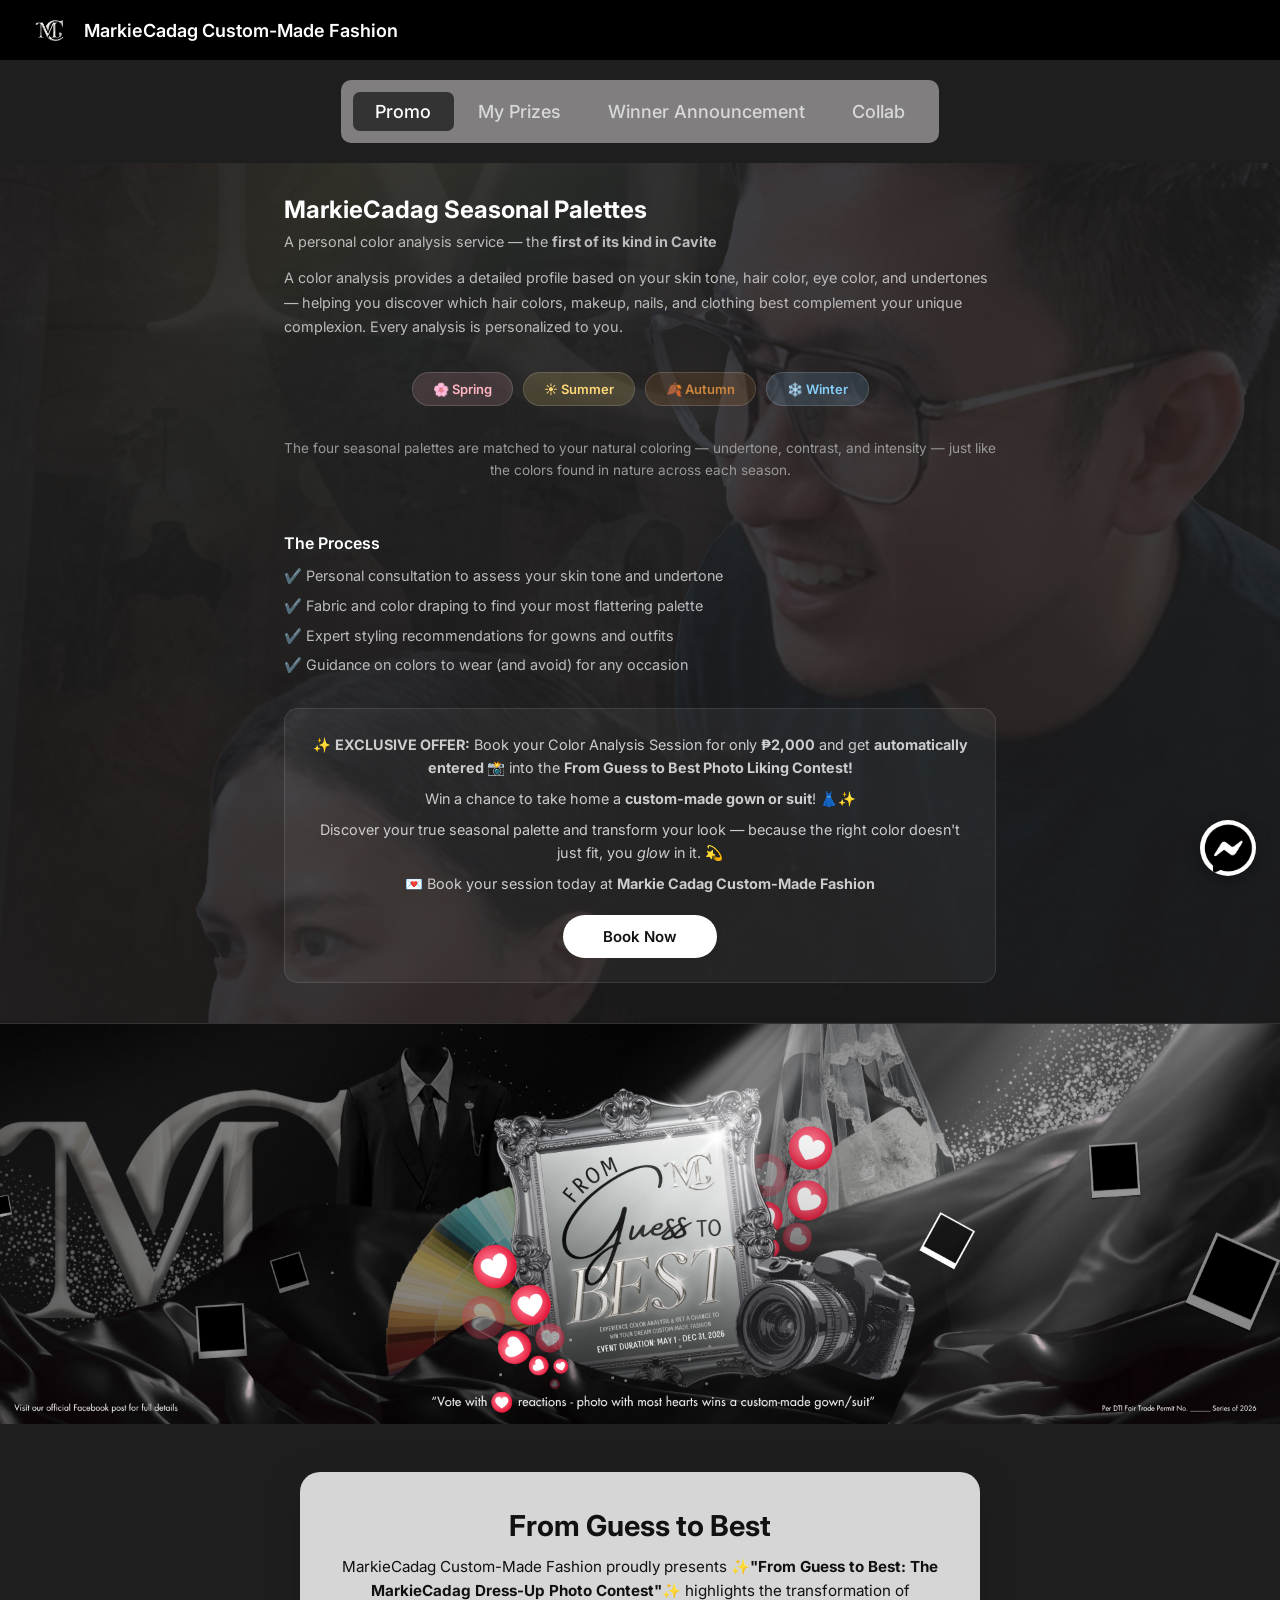
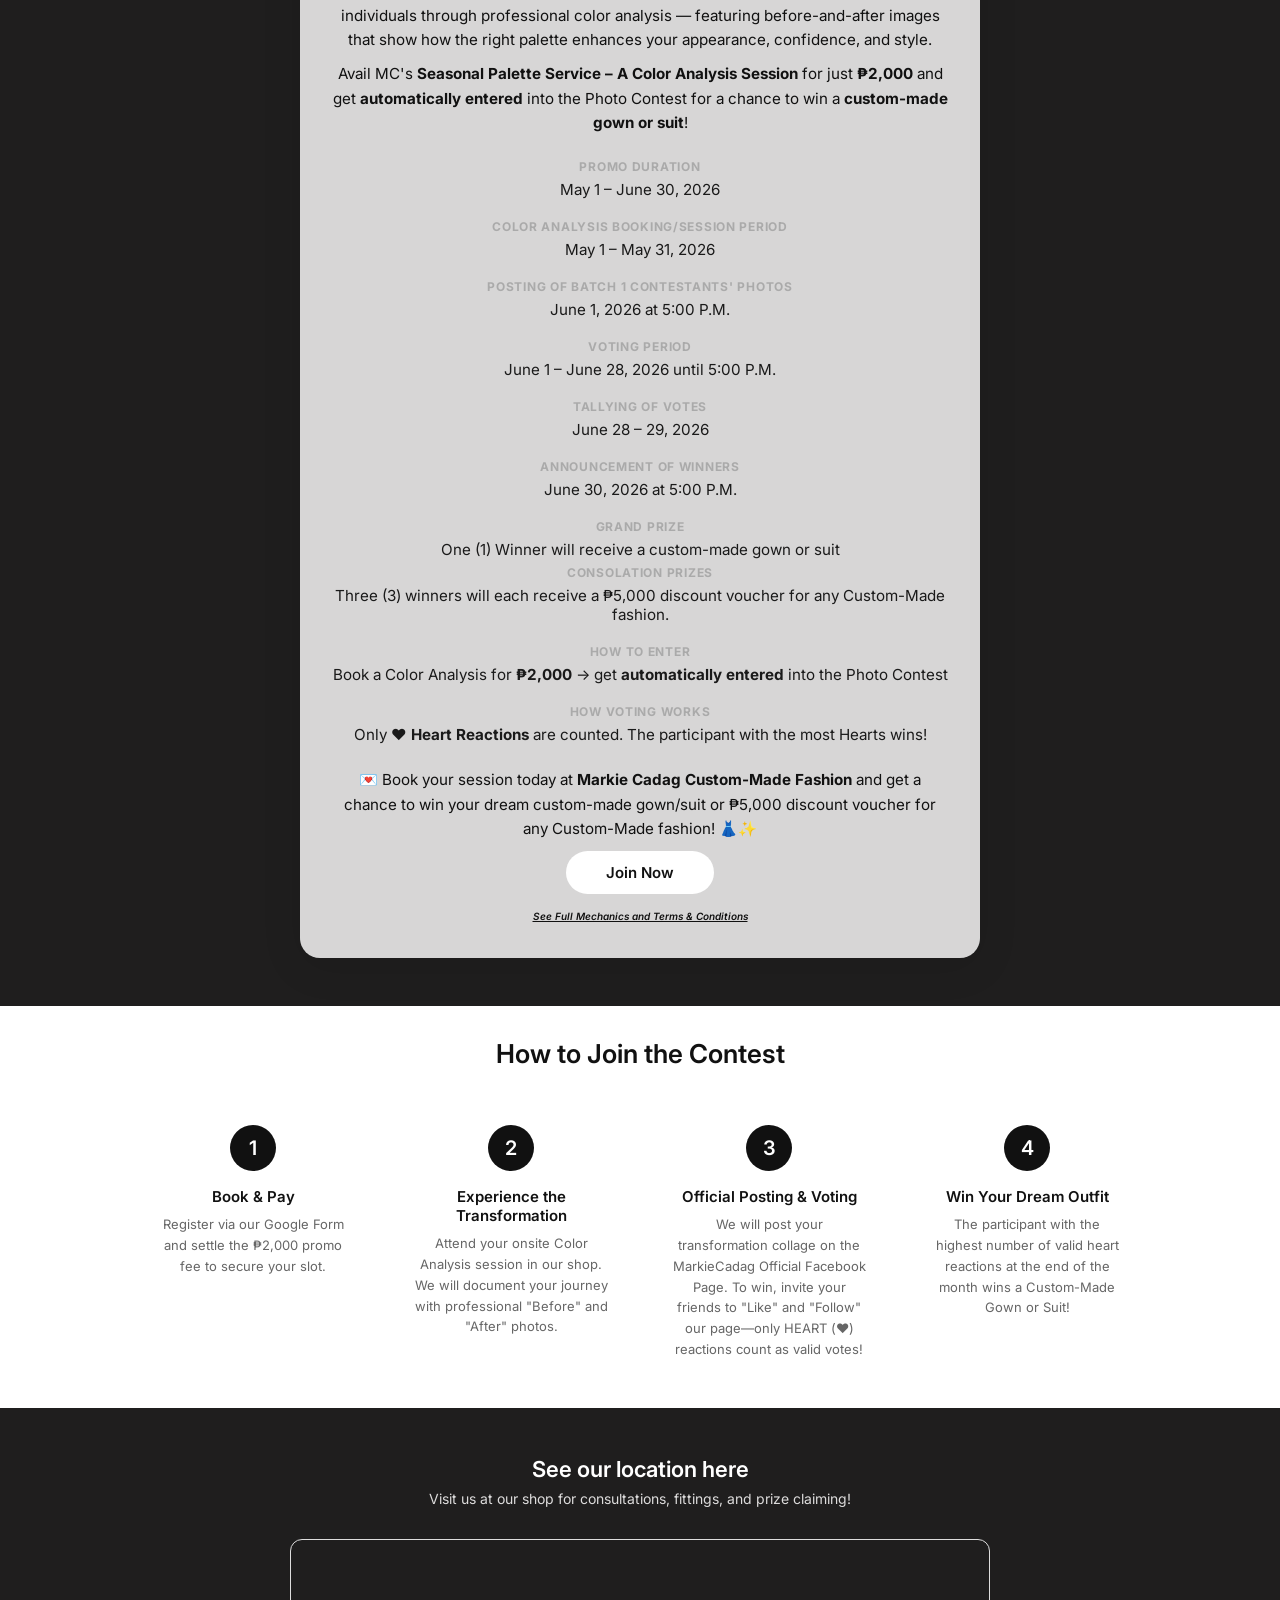
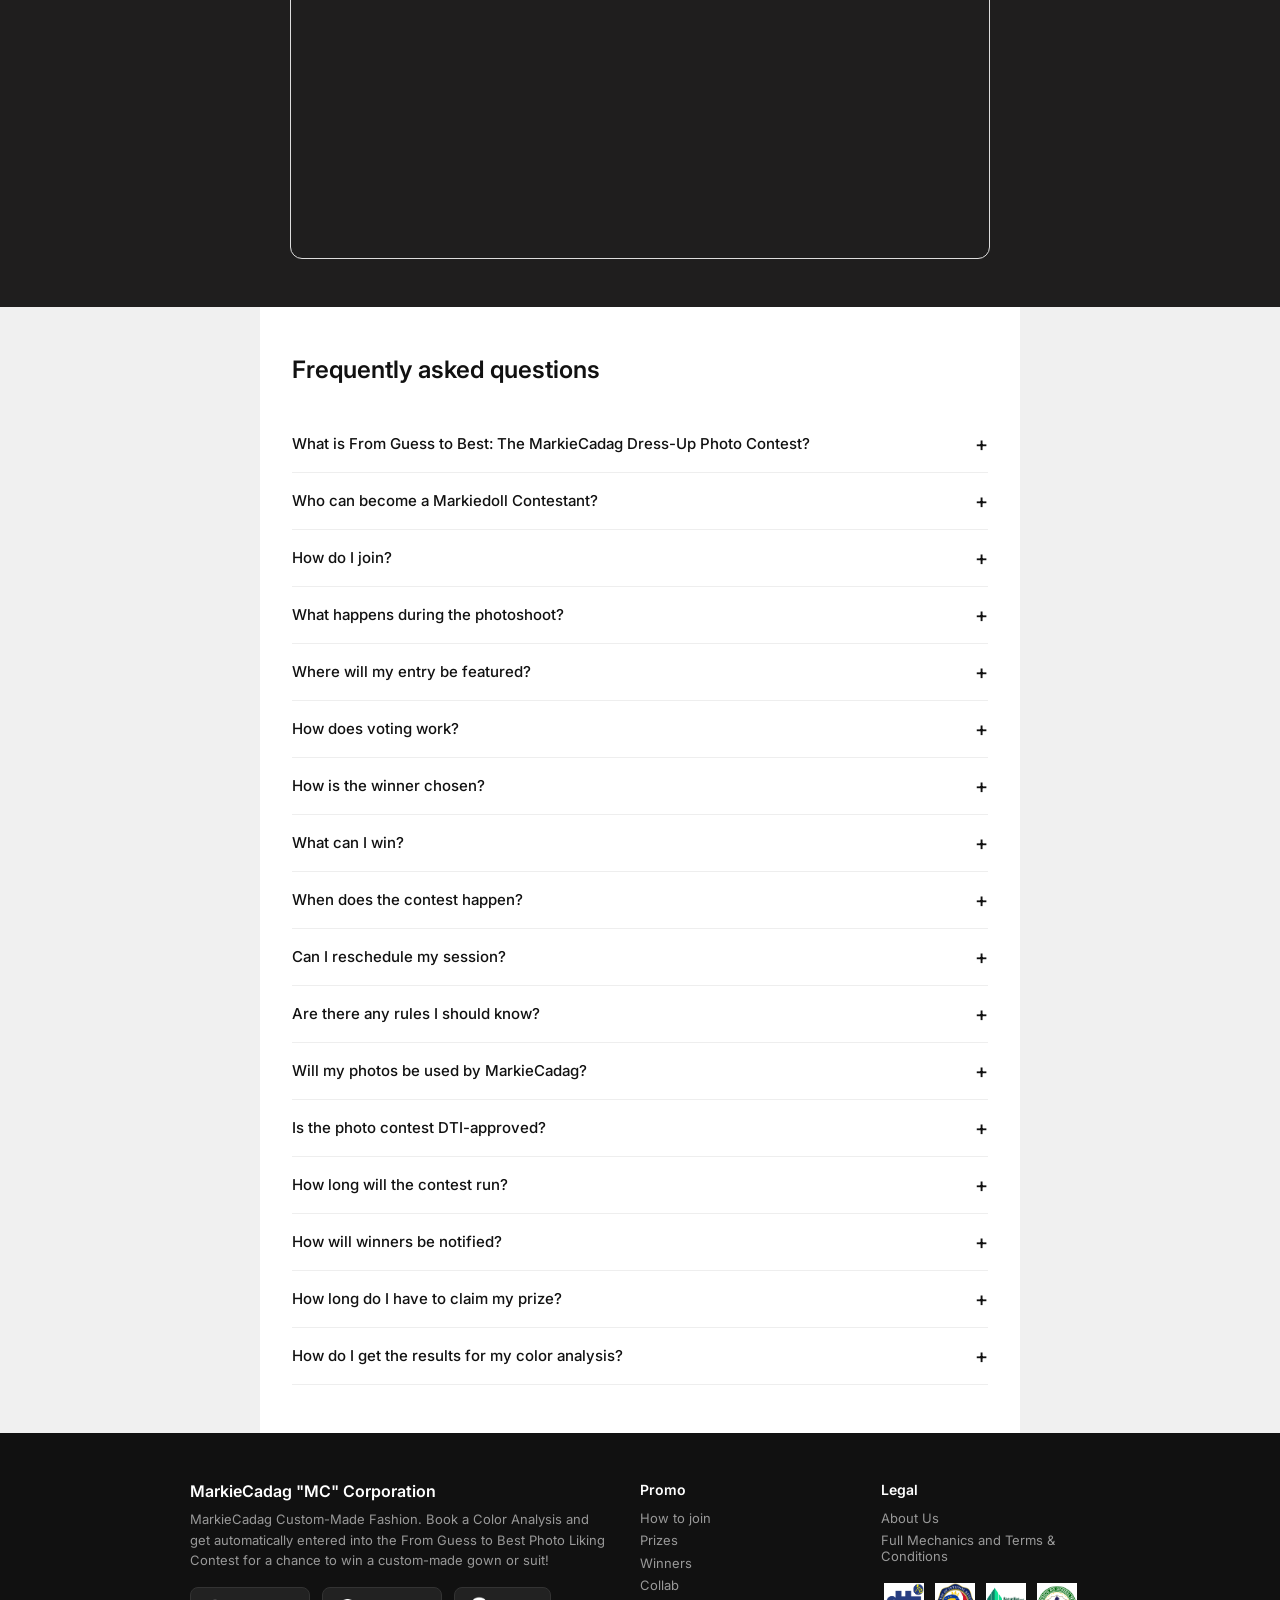
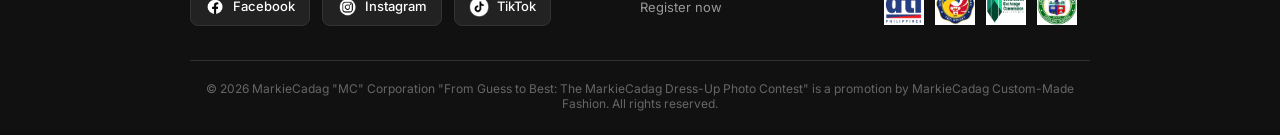
<file: index.html>
<!DOCTYPE html>
<html lang="en">
<head>
  <meta charset="UTF-8" />
  <meta name="viewport" content="width=device-width, initial-scale=1.0" />
  <link rel="icon" type="image/x-icon" href="/images/mc_logo.jpg">
  <title>MC: From Guess to Best: The MarkieCadag Dress-Up Photo Contest</title>
  <link href="https://fonts.googleapis.com/css2?family=Inter:wght@400;500;600&display=swap" rel="stylesheet" />
  <link rel="stylesheet" href="style.css" />
  <script src="main.js" defer></script>
</head>
<body>

  <!-- ── NAVIGATION ── -->
  <nav class="nav">
    <img src="/images/mc_logo.jpg" style="width:36px;height:36px;border-radius:50%;">
    <span class="nav-name">MarkieCadag Custom-Made Fashion </span>
  </nav>

  <!-- ── TAB NAVIGATION ── -->
  <div class="tab-nav-wrap">
    <div class="tab-nav">
      <button class="tab-btn active" onclick="showTab('promo', this)">Promo</button>
      <button class="tab-btn" onclick="showTab('prizes', this)">My Prizes</button>
      <button class="tab-btn" onclick="showTab('winners', this)">Winner Announcement</button>
      <button class="tab-btn" onclick="showTab('partners', this)">Collab</button>
    </div>
  </div>

  <!-- ════════════════════════════ -->
  <!--        PROMO TAB            -->
  <!-- ════════════════════════════ -->
  <div id="tab-promo" class="tab-panel active">
  <!-- ── COLOR ANALYSIS TOGGLE SECTION ── -->
  <div class="ca-banner">
    <div class="ca-banner-bg"></div>
    <div class="ca-body open">
      <div class="ca-content">

        <div class="ca-intro">
          <h2>MarkieCadag Seasonal Palettes</h2>
          <p class="ca-subtitle">A personal color analysis service — the <strong>first of its kind in Cavite</strong></p>
          <p>A color analysis provides a detailed profile based on your skin tone, hair color, eye color, and undertones — helping you discover which hair colors, makeup, nails, and clothing best complement your unique complexion. Every analysis is personalized to you.</p>
        </div>

        <div class="ca-seasons">
          <div class="ca-season spring">🌸 Spring</div>
          <div class="ca-season summer">☀️ Summer</div>
          <div class="ca-season autumn">🍂 Autumn</div>
          <div class="ca-season winter">❄️ Winter</div>
        </div>
        <p class="ca-seasons-note">The four seasonal palettes are matched to your natural coloring — undertone, contrast, and intensity — just like the colors found in nature across each season.</p>

        <div class="ca-process">
          <h3>The Process</h3>
          <ul>
            <li>✔️ Personal consultation to assess your skin tone and undertone</li>
            <li>✔️ Fabric and color draping to find your most flattering palette</li>
            <li>✔️ Expert styling recommendations for gowns and outfits</li>
            <li>✔️ Guidance on colors to wear (and avoid) for any occasion</li>
          </ul>
        </div>

        <div class="ca-offer">
          <p>✨ <strong>EXCLUSIVE OFFER:</strong> Book your Color Analysis Session for only <strong>₱2,000</strong> and get <strong>automatically entered 📸</strong> into the <strong>From Guess to Best Photo Liking Contest!</strong></p>
          <p>Win a chance to take home a <strong>custom-made gown or suit</strong>! 👗✨</p>
          <p>Discover your true seasonal palette and transform your look — because the right color doesn't just fit, you <em>glow</em> in it. 💫</p>
          <p>💌 Book your session today at <strong>Markie Cadag Custom-Made Fashion</strong></p>
          <a class="participate-btn" href="https://docs.google.com/forms/d/e/1FAIpQLSfZwjVvJwP896r486TQmcQbe8QaKeUr9hTY--pZrmanHstMAw/viewform?usp=preview" target="_blank">Book Now</a>
        </div>
      </div>
    </div>
  </div>

    <!-- Hero Poster -->
    <div class="hero-wrap">
       <div class="poster-placeholder">
          <img src="/images/header_img.png" class="hero-img">
        </div>
    </div>

<!-- Promo Info Card -->
<div class="promo-info-wrap">
  <div class="promo-info-card">
    <h2>From Guess to Best</h2>
    <p>MarkieCadag Custom-Made Fashion proudly presents ✨<strong>"From Guess to Best: The MarkieCadag Dress-Up Photo Contest"</strong>✨ highlights the transformation of individuals through professional color analysis — featuring before-and-after images that show how the right palette enhances your appearance, confidence, and style.</p>
    <p>Avail MC's <strong>Seasonal Palette Service – A Color Analysis Session</strong> for just <strong>₱2,000</strong> and get <strong>automatically entered</strong> into the Photo Contest for a chance to win a <strong>custom-made gown or suit</strong>!</p>
    <div class="promo-details-center">
      <div class="promo-detail-block">
        <span class="promo-detail-label">Promo Duration</span>
        <span class="promo-detail-value">May 1 – June 30, 2026</span>
      </div>
      <div class="promo-detail-block">
        <span class="promo-detail-label">Color Analysis Booking/Session Period</span>
        <span class="promo-detail-value">May 1 – May 31, 2026</span>
      </div>
      <div class="promo-detail-block">
        <span class="promo-detail-label">Posting of Batch 1 Contestants' Photos</span>
        <span class="promo-detail-value">June 1, 2026 at 5:00 P.M.</span>
      </div>
      <div class="promo-detail-block">
        <span class="promo-detail-label">Voting Period</span>
        <span class="promo-detail-value">June 1 – June 28, 2026 until 5:00 P.M.</span>
      </div>
      <div class="promo-detail-block">
        <span class="promo-detail-label">Tallying of Votes</span>
        <span class="promo-detail-value">June 28 – 29, 2026</span>
      </div>
      <div class="promo-detail-block">
        <span class="promo-detail-label">Announcement of Winners</span>
        <span class="promo-detail-value">June 30, 2026 at 5:00 P.M.</span>
      </div>
      <div class="promo-detail-block">
        <span class="promo-detail-label">Grand Prize</span>
        <ul class="promo-prize-list">
          <li>One (1) Winner will receive a custom-made gown or suit</li>
        </ul>
        <span class="promo-detail-label">Consolation Prizes</span>
        <ul class="promo-prize-list">
          <li>Three (3) winners will each receive a ₱5,000 discount voucher for any Custom-Made fashion.</li>
        </ul>
      </div>
      <div class="promo-detail-block">
        <span class="promo-detail-label">How to Enter</span>
        <span class="promo-detail-value">Book a Color Analysis for <strong>₱2,000</strong> → get <strong>automatically entered</strong> into the Photo Contest</span>
      </div>
      <div class="promo-detail-block">
        <span class="promo-detail-label">How Voting Works</span>
        <span class="promo-detail-value">Only <strong>❤️ Heart Reactions</strong> are counted. The participant with the most Hearts wins!</span>
      </div>
    </div>
    <p class="promo-cta-text">💌 Book your session today at <strong>Markie Cadag Custom-Made Fashion</strong> and get a chance to win your dream custom-made gown/suit or ₱5,000 discount voucher for any Custom-Made fashion! 👗✨</p>
    <div class="promo-btn-group">
      <a class="participate-btn" href="https://docs.google.com/forms/d/e/1FAIpQLSfZwjVvJwP896r486TQmcQbe8QaKeUr9hTY--pZrmanHstMAw/viewform?usp=preview" target="_blank">Join Now</a>
    </div>
    <a class="tnc-link" href="tnc.html">See Full Mechanics and Terms & Conditions</a>
  </div>
</div>
  <!-- ── CLIENT WORK SLIDESHOW ──
  <div class="slideshow-section">
    <div class="promo-bg-track" id="promoBgTrack"></div>
  </div> -->
    <!-- Steps -->
    <div class="steps-section">
      <h2>How to Join the Contest</h2>
      <div class="steps-grid">
        <div class="step-card">
          <div class="step-num">1</div>
          <h3>Book & Pay</h3>
          <p>Register via our Google Form and settle the ₱2,000 promo fee to secure your slot.</p>
        </div>
        <div class="step-card">
          <div class="step-num">2</div>
          <h3>Experience the Transformation</h3>
          <p>Attend your onsite Color Analysis session in our shop. We will document your journey with professional "Before" and "After" photos.</p>
        </div>
        <div class="step-card">
          <div class="step-num">3</div>
          <h3>Official Posting & Voting</h3>
          <p>We will post your transformation collage on the MarkieCadag Official Facebook Page. To win, invite your friends to "Like" and "Follow" our page—only HEART (❤️) reactions count as valid votes!</p>
        </div>
        <div class="step-card">
          <div class="step-num">4</div>
          <h3>Win Your Dream Outfit</h3>
          <p>The participant with the highest number of valid heart reactions at the end of the month wins a Custom-Made Gown or Suit!</p>
        </div>
    </div>
  </div>

    <!-- Map / Location -->
    <div class="outlets-section">
      <h2>See our location here</h2>
      <p>Visit us at our shop for consultations, fittings, and prize claiming!</p>
      <div class="map-container">
        <iframe
          class="map-embed"
          src="https://www.google.com/maps/embed?pb=!1m18!1m12!1m3!1d3866.0079127958984!2d120.91348104034364!3d14.310972986199527!2m3!1f0!2f0!3f0!3m2!1i1024!2i768!4f13.1!3m3!1m2!1s0x3397d589eeb5bbed%3A0xb4084cfab37a0599!2sMARKIECADAG%20%22MC%22%20CUSTOM-MADE%20FASHION!5e0!3m2!1sen!2sph!4v1775528312958!5m2!1sen!2sph"
          allowfullscreen=""
          loading="lazy"
          referrerpolicy="no-referrer-when-downgrade">
        </iframe>
      </div>
    </div>

    <!-- FAQ -->
    <div class="faq-section">
      <h2>Frequently asked questions</h2>

      <div class="faq-item">
        <button class="faq-q" onclick="toggleFaq(this)">What is From Guess to Best: The MarkieCadag Dress-Up Photo Contest?</button>
        <div class="faq-a">It’s an exclusive photo contest by MarkieCadag Custom-Made Fashion where our clients—now called Markiedoll Contestants—showcase their stunning transformation through our Seasonal Palettes Color Analysis. From unsure to unforgettable—this is your moment.</div>
      </div>

      <div class="faq-item">
        <button class="faq-q" onclick="toggleFaq(this)">Who can become a Markiedoll Contestant?</button>
        <div class="faq-a">
          Anyone can step into their Markiedoll era! ✨ As long as you are:
          <ul>
            <li>18 years old and above</li>
            <li>A Philippine resident</li>
            <li>Successfully booked and completed your Seasonal Palettes session</li>
          </ul>
        </div>
      </div>

      <div class="faq-item">
        <button class="faq-q" onclick="toggleFaq(this)">How do I join?</button>
        <div class="faq-a">
          Joining is effortless:
          <ul>
            <li>Register through our official form</li>
            <li>Avail of the Seasonal Palettes session at ₱2,000</li>
            <li>Attend your scheduled session</li>
            <li>Let us capture your glow-up</li>
          </ul>
          Once done, you're officially a Markiedoll Contestant 💖
        </div>
      </div>

      <div class="faq-item">
        <button class="faq-q" onclick="toggleFaq(this)">What happens during the photoshoot?</button>
        <div class="faq-a">
          We capture your transformation story:
          <ul>
            <li>A "Before" photo (your natural starting point)</li>
            <li>An "After" moment where your glow truly shines ✨</li>
          </ul>
          For your after look, Markiedolls are encouraged to take a creative selfie that highlights their Seasonal Palette results — your colors, your moment, your spotlight.
        </div>
      </div>

      <div class="faq-item">
        <button class="faq-q" onclick="toggleFaq(this)">Where will my entry be featured?</button>
        <div class="faq-a">Your transformation will be showcased on the official MarkieCadag Facebook page, where your glow-up gets the attention it deserves.</div>
      </div>

      <div class="faq-item">
        <button class="faq-q" onclick="toggleFaq(this)">How does voting work?</button>
        <div class="faq-a">
          It's all about the love ❤️
          <ul>
            <li>Only Heart Reactions (❤️) count</li>
            <li>Voters must Like and Follow the official page</li>
            <li>The more hearts you earn, the closer you are to the crown</li>
          </ul>
        </div>
      </div>

      <div class="faq-item">
        <button class="faq-q" onclick="toggleFaq(this)">How is the winner chosen?</button>
        <div class="faq-a">
          Each batch will crown:
          <ul>
            <li>👑 1 Markiedoll of the Season (highest valid hearts)</li>
            <li>✨ 3 Radiant Finalists (consolation winners)</li>
          </ul>
          In case of a tie, judging will be based on:
          <ul>
            <li>Color Accuracy</li>
            <li>Overall Transformation</li>
          </ul>
        </div>
      </div>

      <div class="faq-item">
      <button class="faq-q" onclick="toggleFaq(this)">What can I win?</button>
      <div class="faq-a">
        Because every Markiedoll deserves luxury:
        <ul>
          <li>👑 Grand Prize: A custom-made gown or suit</li>
          <li>✨ Consolation Prize: 30% off on a custom-made piece (valid for 1 year)</li>
        </ul>
      </div>
    </div>

      <div class="faq-item">
        <button class="faq-q" onclick="toggleFaq(this)">When does the contest happen?</button>
        <div class="faq-a">The contest runs in exclusive batches (or seasons) lasting approximately 2 months each. All Markiedoll Contestants within a batch compete together, and the Markiedoll of the Season is crowned at the end of the second month.</div>
      </div>

      <div class="faq-item">
        <button class="faq-q" onclick="toggleFaq(this)">Can I reschedule my session?</button>
        <div class="faq-a">Yes, with a little planning ✨ Requests must be made at least 48 hours in advance and are subject to availability.</div>
      </div>

      <div class="faq-item">
        <button class="faq-q" onclick="toggleFaq(this)">Are there any rules I should know?</button>
        <div class="faq-a">
          To keep the competition fair and fabulous:
          <ul>
            <li>No fake accounts, bots, or auto-likers</li>
            <li>Votes must come from real followers</li>
            <li>Violations lead to disqualification</li>
          </ul>
        </div>
      </div>

      <div class="faq-item">
        <button class="faq-q" onclick="toggleFaq(this)">Will my photos be used by MarkieCadag?</button>
        <div class="faq-a">Yes—by joining, you become part of the brand story 💫 Your photos may be used for promotional features showcasing your transformation.</div>
      </div>

      <div class="faq-item">
        <button class="faq-q" onclick="toggleFaq(this)">Is the photo contest DTI-approved?</button>
        <div class="faq-a">Yes. The contest is registered with the Department of Trade and Industry (DTI). The permit number will be displayed in all official announcements.</div>
      </div>

      <div class="faq-item">
        <button class="faq-q" onclick="toggleFaq(this)">How long will the contest run?</button>
        <div class="faq-a">The booking period runs from May 1 to May 31, 2026. Voting runs June 1–28, 2026, with the winner announced on June 30, 2026.</div>
      </div>

      <div class="faq-item">
        <button class="faq-q" onclick="toggleFaq(this)">How will winners be notified?</button>
        <div class="faq-a">
          Winners will receive their well-deserved moment via:
          <ul>
            <li>SMS</li>
            <li>Private Message</li>
            <li>Registered Mail</li>
          </ul>
        </div>
      </div>
      
      <div class="faq-item">
        <button class="faq-q" onclick="toggleFaq(this)">How long do I have to claim my prize?</button>
        <div class="faq-a">You have 60 days to claim your prize after notification. Don’t miss your moment!</div>
      </div>

      <div class="faq-item">
        <button class="faq-q" onclick="toggleFaq(this)">How do I get the results for my color analysis?</button>
        <div class="faq-a">You can get the results of your color analysis after the consultation. Giving a soft and hard copy of the results. The soft copy will be sent to you via email after the consultation.</div>
      </div>
    </div>
  </div>

<!-- ════════════════════════════ -->
<!--        PRIZES TAB           -->
<!-- ════════════════════════════ -->
<div id="tab-prizes" class="tab-panel">
  <div class="prizes-header">
    <h2>Prizes</h2>
    <p>4 winners per batch. Could you be next?</p>
  </div>
  <div class="prizes-grid">
    <div class="prize-card">
      <h3>👑 Grand Prize</h3>
      <h4 style="font-size: 11px; font-weight: 700; color: #888; letter-spacing: 0.08em; text-transform: uppercase; margin-bottom: 0.35rem;">MarkieDoll of the Season</h4>
      <h4 style="font-size: 14px; font-weight: 500; color: #444; margin-bottom: 0.5rem;">Custom-Made Gown or Suit</h4>
      <p>A custom-made gown or suit designed exclusively for you by MarkieCadag Custom-Made Fashion. You may provide inspiration or reference photos for the design.</p>
      <span class="prize-qty">1 winner per batch</span>
      <p class="tnc_prizes">T&C Apply</p>
    </div>
    <div class="prize-card">
      <h3>✨ Consolation Prize</h3>
      <h4 style="font-size: 11px; font-weight: 700; color: #888; letter-spacing: 0.08em; text-transform: uppercase; margin-bottom: 0.35rem;">MarkieDoll Palette Icon</h4>
      <h4 style="font-size: 14px; font-weight: 500; color: #444; margin-bottom: 0.5rem;">₱5,000 Discount Voucher</h4>
      <p>₱5,000 discount voucher on any custom-made garment by MarkieCadag Custom-Made Fashion. One-time use. Valid for one (1) year from date of issuance.</p>
      <span class="prize-qty">3 winners per batch</span>
      <p class="tnc_prizes">T&C Apply</p>
    </div>
  </div>
  <div class="prizes-note">
    <p>Prizes are transferable but not convertible to cash. Additional accessories or modifications beyond the standard design are at the winner's expense. For out-of-town winners, consultations are conducted online and shipping fees are shouldered by the winner.</p>
    <a class="participate-btn" href="https://docs.google.com/forms/d/e/1FAIpQLSfZwjVvJwP896r486TQmcQbe8QaKeUr9hTY--pZrmanHstMAw/viewform?usp=preview" target="_blank">Join Now</a>
  </div>
</div>
  <!-- ════════════════════════════ -->
  <!--       WINNERS TAB           -->
  <!-- ════════════════════════════ -->
  <div id="tab-winners" class="tab-panel">

    <div class="winners-header">
      <h2>Winner Announcement</h2>
    </div>
    <div class="announcement">
      <h3>No winners yet. The announcement is on June 30, 2026 via the official Facebook page — stay tuned!</h3>
    </div>
    <div class="winners-table-section">
      
    </div>

    <div class="winners-notice-block">
      <p>Winners are announced via the official <a href="https://www.facebook.com/MCmarkiecadag" target="_blank">Markie Cadag Facebook page</a></p>
    </div>

  </div>

    <!-- ════════════════════════════ -->
  <!--       OUR SUPPLIERS PARTNERS TAB          -->
  <!-- ════════════════════════════ -->
  <div id="tab-partners" class="tab-panel">
    <div class="partners-header">
      <h2>Our Collaborators</h2>
      <p>The collaborators who make this possible.</p>
    </div>

    <!-- Sponsor grid — add more .sponsor-card items as sponsors come in -->
    <div class="partners-grid">
      <!-- PLACEHOLDER: replace src, href, and name when sponsor is confirmed -->
      <a class="sponsor-card" target="_blank">
        <div class="sponsor-img-wrap">
          <img src="/images/partners/icon_catering.png" alt="Sponsor" class="sponsor-img">
          <div class="sponsor-overlay">Coming Soon</div>
        </div>
        <span class="sponsor-name">Catering Services</span>
      </a>

      <a class="sponsor-card" target="_blank">
        <div class="sponsor-img-wrap">
          <img src="/images/partners/icon_cp.png" alt="Sponsor" class="sponsor-img">
          <div class="sponsor-overlay">Coming Soon</div>
        </div>
        <span class="sponsor-name">Cakes & Pastries</span>
      </a>

      <a class="sponsor-card" target="_blank">
        <div class="sponsor-img-wrap">
          <img src="/images/partners/icon_events.png" alt="Sponsor" class="sponsor-img">
          <div class="sponsor-overlay">Coming Soon</div>
        </div>
        <span class="sponsor-name">Events Entertainment</span>
      </a>

      <a class="sponsor-card" target="_blank">
        <div class="sponsor-img-wrap">
          <img src="/images/partners/icon_eventstylist.png" alt="Sponsor" class="sponsor-img">
          <div class="sponsor-overlay">Coming Soon</div>
        </div>
        <span class="sponsor-name">Events Stylist</span>
      </a>

      <a class="sponsor-card" target="_blank">
        <div class="sponsor-img-wrap">
          <img src="/images/partners/icon_eventvenue.png" alt="Sponsor" class="sponsor-img">
          <div class="sponsor-overlay">Coming Soon</div>
        </div>
        <span class="sponsor-name">Events Venue</span>
      </a>

      <a class="sponsor-card" target="_blank">
        <div class="sponsor-img-wrap">
          <img src="/images/partners/icon_floral.png" alt="Sponsor" class="sponsor-img">
          <div class="sponsor-overlay">Coming Soon</div>
        </div>
        <span class="sponsor-name">Floral Arrangements</span>
      </a>

      <a class="sponsor-card" target="_blank">
        <div class="sponsor-img-wrap">
          <img src="/images/partners/icon_hairnmakeup.png" alt="Sponsor" class="sponsor-img">
          <div class="sponsor-overlay">Coming Soon</div>
        </div>
        <span class="sponsor-name">Hair & Makeup</span>
      </a>

      <a class="sponsor-card" target="_blank">
        <div class="sponsor-img-wrap">
          <img src="/images/partners/icon_micspeakers.png" alt="Sponsor" class="sponsor-img">
          <div class="sponsor-overlay">Coming Soon</div>
        </div>
        <span class="sponsor-name">Microphones & Speakers</span>
      </a>

      <a class="sponsor-card" target="_blank">
        <div class="sponsor-img-wrap">
          <img src="/images/partners/icon_pv.png" alt="Sponsor" class="sponsor-img">
          <div class="sponsor-overlay">Coming Soon</div>
        </div>
        <span class="sponsor-name">Photography & Videography</span>
      </a>
      
      <a class="sponsor-card" target="_blank">
        <div class="sponsor-img-wrap">
          <img src="/images/partners/icon_si.png" alt="Sponsor" class="sponsor-img">
          <div class="sponsor-overlay">Coming Soon</div>
        </div>
        <span class="sponsor-name">Souvenirs & Invitations</span>
      </a>

      <a class="sponsor-card" target="_blank">
        <div class="sponsor-img-wrap">
          <img src="/images/partners/icon_ess&acc.png" alt="Sponsor" class="sponsor-img">
          <div class="sponsor-overlay">Coming Soon</div>
        </div>
        <span class="sponsor-name">Essentials & Accessories</span>
      </a>

      <a class="sponsor-card" target="_blank">
        <div class="sponsor-img-wrap">
          <img src="/images/partners/mc_comingsoon.jpg" alt="Sponsor" class="sponsor-img">
          <div class="sponsor-overlay">Coming Soon</div>
        </div>
        <span class="sponsor-name">Coming Soon</span>
      </a>
    </div>

    <div class="partners-cta">
      <p>Interested in becoming a collaborator?</p>
      <a class="participate-btn" href="https://www.facebook.com/MCmarkiecadag" target="_blank">Message us on Facebook</a>
    </div>

  </div>

  <!-- ── FOOTER ── -->
  <footer>
    <div class="footer-grid">
      <div class="footer-brand">
        <h3>MarkieCadag "MC" Corporation</h3>
        <p>MarkieCadag Custom-Made Fashion. Book a Color Analysis and get automatically entered into the From Guess to Best Photo Liking Contest for a chance to win a custom-made gown or suit!</p>
        <div class="social-links">
          <a class="social-icon-btn" href="https://www.facebook.com/MCmarkiecadag" target="_blank" aria-label="Facebook">
            <img src="/images/social-media/icon_fb_bw.png" alt="Facebook" width="20" height="20">
            Facebook
          </a>
          <a class="social-icon-btn" href="https://www.instagram.com/markiecadagcustommadefashion" target="_blank" aria-label="Instagram">
            <img src="/images/social-media/icon_ig_bw.png" alt="Instagram" width="20" height="20">
            Instagram
          </a>
          <a class="social-icon-btn" href="https://www.tiktok.com/@mccustommadefashion" target="_blank" aria-label="TikTok">
            <img src="/images/social-media/icon_tt_bw.png" alt="TikTok" width="20" height="20">
            TikTok
          </a>
        </div>
      </div>
      <div class="footer-col">
        <h4>Promo</h4>
        <a href="#" onclick="showTab('promo', document.querySelectorAll('.tab-btn')[0]); return false;">How to join</a>
        <a href="#" onclick="showTab('prizes', document.querySelectorAll('.tab-btn')[1]); return false;">Prizes</a>
        <a href="#" onclick="showTab('winners', document.querySelectorAll('.tab-btn')[2]); return false;">Winners</a>
        <a href="#" onclick="showTab('partners', document.querySelectorAll('.tab-btn')[3]); return false;">Collab</a>
        <a href="https://forms.gle/apd4M7ybguxNPk2W8" target="_blank">Register now</a>
      </div>
      <div class="footer-col">
        <h4>Legal</h4>
        <a href="about.html">About Us</a>
        <a href="tnc.html">Full Mechanics and Terms &amp; Conditions</a>
         <div class="legal-logo-wrap">
            <div class="legal-logo-grid">
              <div class="legal-logo">
                <img src="/images/legal/icon_dti.png" alt="DTI Logo">
              </div>
              <div class="legal-logo">
                <img src="/images/legal/icon_bir.png" alt="BIR Logo">
              </div>
               <div class="legal-logo">
                <img src="/images/legal/icon_sec.png" alt="SEC Logo">
              </div>
               <div class="legal-logo">
                <img src="/images/legal/icon_gentri.png" alt="Gen Tri Logo">
              </div>      
          </div>
        </div>
      </div>
    </div>
    <div class="footer-bottom">
      <p>© 2026 MarkieCadag "MC" Corporation "From Guess to Best: The MarkieCadag Dress-Up Photo Contest" is a promotion by MarkieCadag Custom-Made Fashion. All rights reserved.</p>
    </div>
  </footer>
      <a class="msg-float-btn" href="https://www.facebook.com/MCmarkiecadag" target="_blank">
        <img src="/images/social-media/icon_mess.png" alt="Message us on Messenger">
      </a>
</body>
</html>
</file>
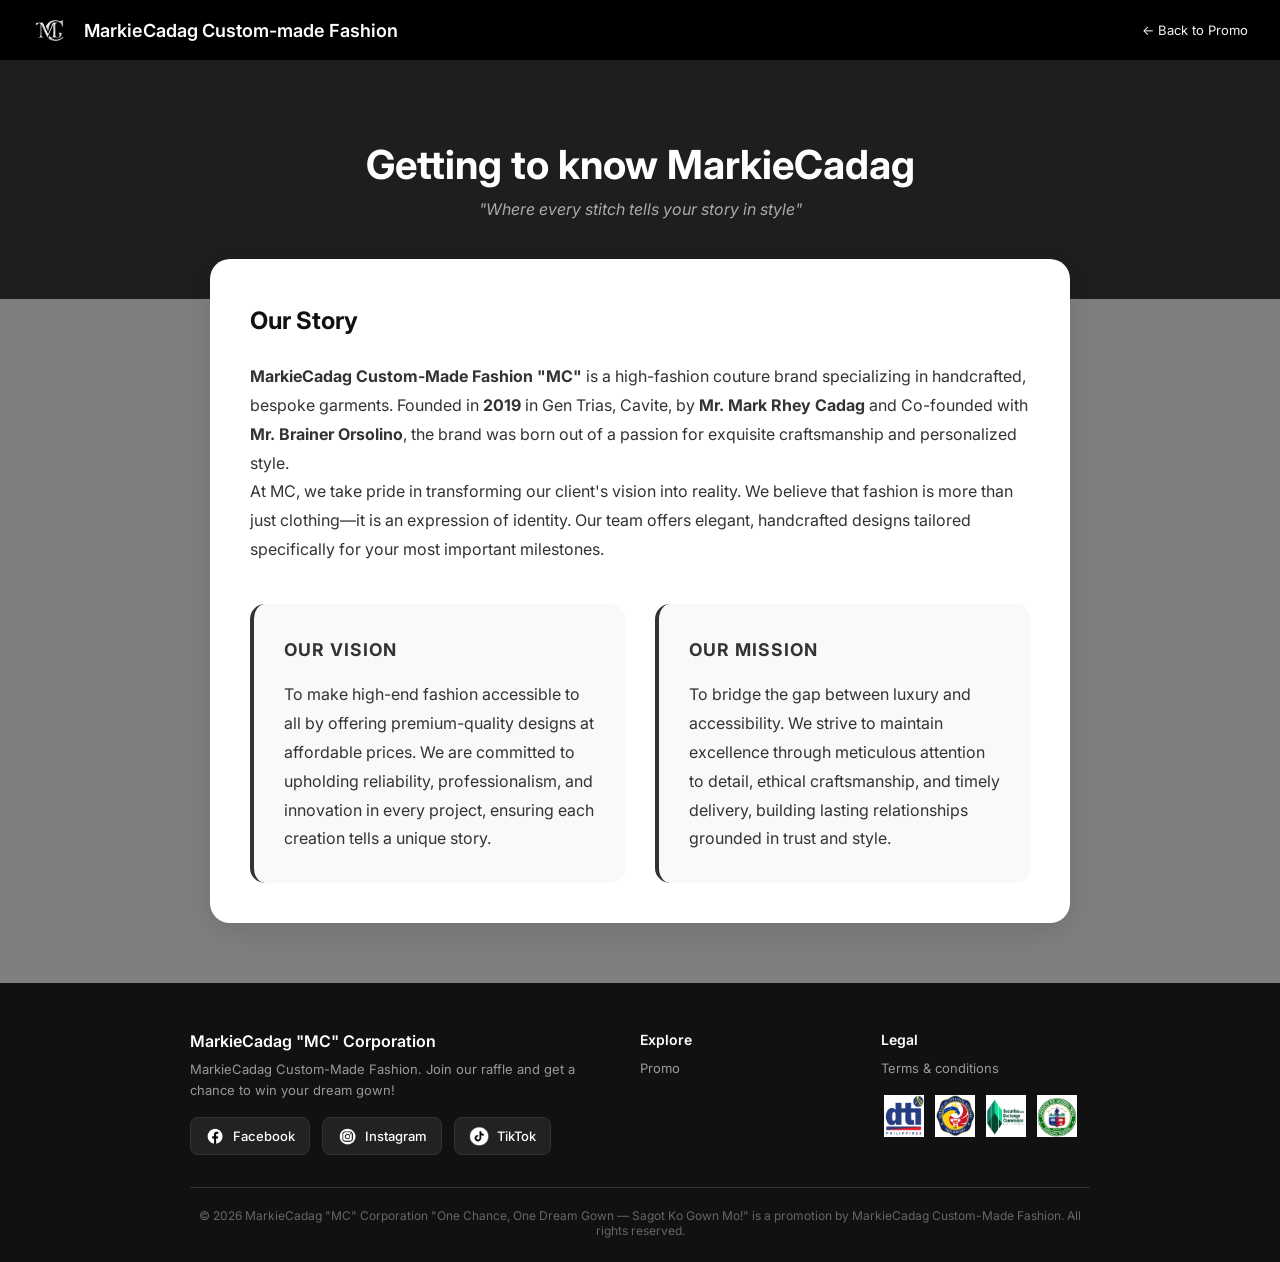
<file: about.html>
<!DOCTYPE html>
<html lang="en">
<head>
  <meta charset="UTF-8" />
  <meta name="viewport" content="width=device-width, initial-scale=1.0" />
  <link rel="icon" type="image/x-icon" href="/images/mc_logo.jpg">
  <title>About Us — MarkieCadag Custom-made Fashion</title>
  <link href="https://fonts.googleapis.com/css2?family=Inter:wght@400;500;600&display=swap" rel="stylesheet" />
  <link rel="stylesheet" href="style.css" />
  <style>
    /* Specific styles for About Page to complement style.css */
    body{
      background: #807e7e;
    }
    .about-hero {
      background: #1f1e1e;
      padding: 80px 20px;
      text-align: center;
      color: white;
    }
    .about-hero h1 {
      font-size: 2.5rem;
      margin-bottom: 10px;
    }
    .about-hero p {
      color: #aaa;
      font-style: italic;
    }
    .content-section {
      max-width: 900px;
      margin: -40px auto 60px;
      padding: 0 20px;
      position: relative;
      z-index: 2;
    }
    .about-card {
      background: white;
      padding: 40px;
      border-radius: 20px;
      box-shadow: 0 10px 30px rgba(0,0,0,0.1);
      line-height: 1.8;
      color: #333;
    }
    .brand-story h2 {
      margin-bottom: 20px;
      color: #111;
    }
    .vm-grid {
      display: grid;
      grid-template-columns: 1fr 1fr;
      gap: 30px;
      margin-top: 40px;
    }
    .vm-item {
      background: #f9f9f9;
      padding: 30px;
      border-radius: 15px;
      border-left: 4px solid #333;
    }
    .vm-item h3 {
      margin-bottom: 15px;
      text-transform: uppercase;
      letter-spacing: 1px;
      font-size: 1.1rem;
    }

    .nav-back {
      margin-left: auto;
      color: #f5f3ef;
      font-size: 13px;
      text-decoration: none;
      font-family: 'Inter', sans-serif;
      transition: color 0.2s;
      display: flex;
      align-items: center;
      gap: 6px;
    }


    @media (max-width: 768px) {
      .vm-grid { grid-template-columns: 1fr; }
      .about-hero h1 { font-size: 2rem; }
    }
  </style>
</head>
<body>

  <nav class="nav">
    <img src="/images/mc_logo.jpg" style="width:36px;height:36px;border-radius:50%;">
    <span class="nav-name">MarkieCadag Custom-made Fashion</span>
    <a class="nav-back" href="index.html">← Back to Promo</a>
  </nav>

  <header class="about-hero">
    <h1>Getting to know MarkieCadag</h1>
    <p>"Where every stitch tells your story in style"</p>
  </header>

  <main class="content-section">
    <div class="about-card">
      <section class="brand-story">
        <h2>Our Story</h2>
        <p>
          <strong>MarkieCadag Custom-Made Fashion "MC"</strong> is a high-fashion couture brand specializing in handcrafted, bespoke garments. Founded in <strong>2019</strong> in Gen Trias, Cavite, by <strong>Mr. Mark Rhey Cadag</strong> and Co-founded with <strong>Mr. Brainer Orsolino</strong>, the brand was born out of a passion for exquisite craftsmanship and personalized style.
        </p>

        
        <p>
          At MC, we take pride in transforming our client's vision into reality. We believe that fashion is more than just clothing—it is an expression of identity. Our team offers elegant, handcrafted designs tailored specifically for your most important milestones.
        </p>
      </section>

      <div class="vm-grid">
        <div class="vm-item">
          <h3>Our Vision</h3>
          <p>To make high-end fashion accessible to all by offering premium-quality designs at affordable prices. We are committed to upholding reliability, professionalism, and innovation in every project, ensuring each creation tells a unique story.</p>
        </div>
        <div class="vm-item">
          <h3>Our Mission</h3>
          <p>To bridge the gap between luxury and accessibility. We strive to maintain excellence through meticulous attention to detail, ethical craftsmanship, and timely delivery, building lasting relationships grounded in trust and style.</p>
        </div>
      </div>
    </div>
  </main>

  <footer>
    <div class="footer-grid">
      <div class="footer-brand">
        <h3>MarkieCadag "MC" Corporation</h3>
        <p>MarkieCadag Custom-Made Fashion. Join our raffle and get a chance to win your dream gown!</p>
        <div class="social-links">
          <a class="social-icon-btn" href="https://www.facebook.com/MCmarkiecadag" target="_blank" aria-label="Facebook">
            <img src="/images/social-media/icon_fb_bw.png" alt="Facebook" width="20" height="20">
            Facebook
          </a>
          <a class="social-icon-btn" href="https://www.instagram.com/markiecadagcustommadefashion" target="_blank" aria-label="Instagram">
            <img src="/images/social-media/icon_ig_bw.png" alt="Instagram" width="20" height="20">
            Instagram
          </a>
          <a class="social-icon-btn" href="https://www.tiktok.com/@mccustommadefashion" target="_blank" aria-label="TikTok">
            <img src="/images/social-media/icon_tt_bw.png" alt="TikTok" width="20" height="20">
            TikTok
          </a>
        </div>
      </div>
      <div class="footer-col">
        <h4>Explore</h4>
        <a href="index.html">Promo</a>
      </div>
      <div class="footer-col">
        <h4>Legal</h4>
        <a href="tnc.html">Terms &amp; conditions</a>
         <div class="legal-logo-wrap">
            <div class="legal-logo-grid">
              <div class="legal-logo">
                <img src="/images/legal/icon_dti.png" alt="DTI Logo">
              </div>
              <div class="legal-logo">
                <img src="/images/legal/icon_bir.png" alt="BIR Logo">
              </div>
               <div class="legal-logo">
                <img src="/images/legal/icon_sec.png" alt="SEC Logo">
              </div>
               <div class="legal-logo">
                <img src="/images/legal/icon_gentri.png" alt="Gen Tri Logo">
              </div>      
          </div>
        </div>
      </div>
    </div>
    <div class="footer-bottom">
      <p>© 2026 MarkieCadag "MC" Corporation "One Chance, One Dream Gown — Sagot Ko Gown Mo!" is a promotion by MarkieCadag Custom-Made Fashion. All rights reserved.</p>
    </div>
  </footer>

</body>
</html>
</file>
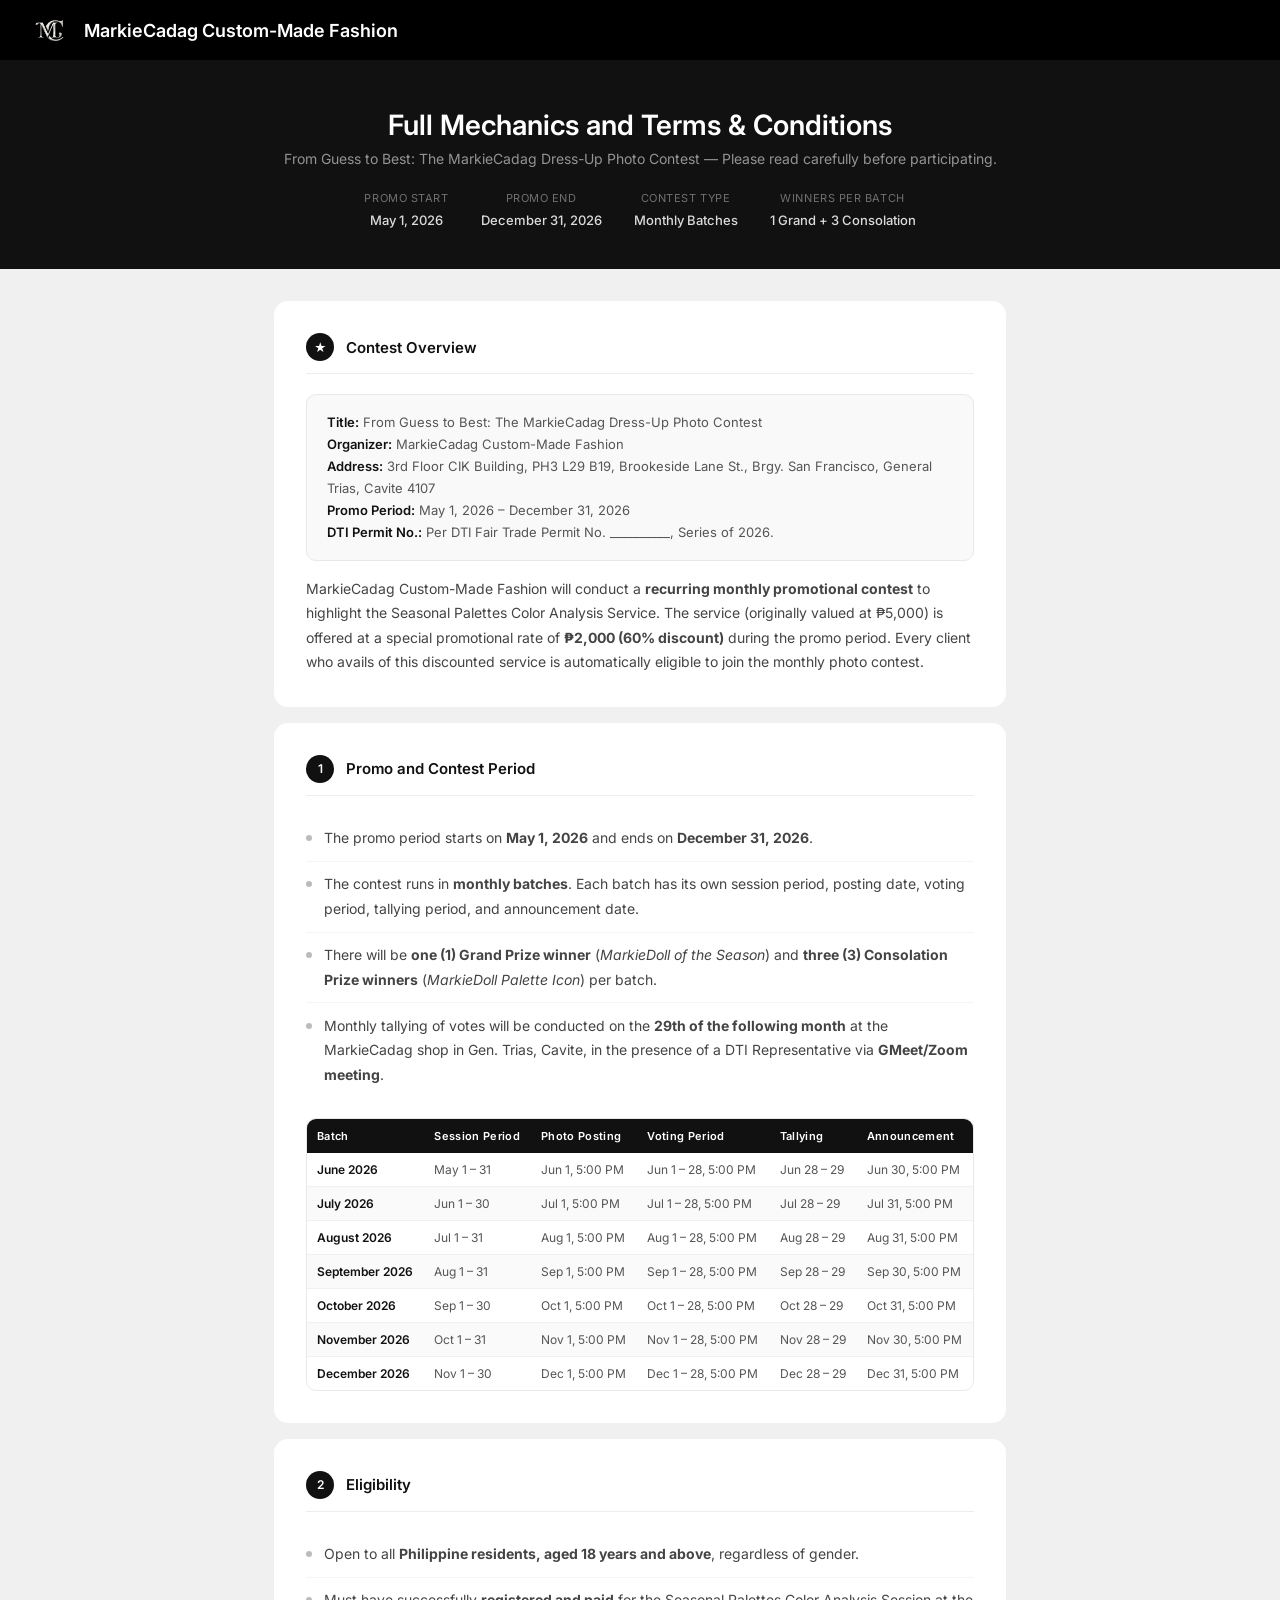
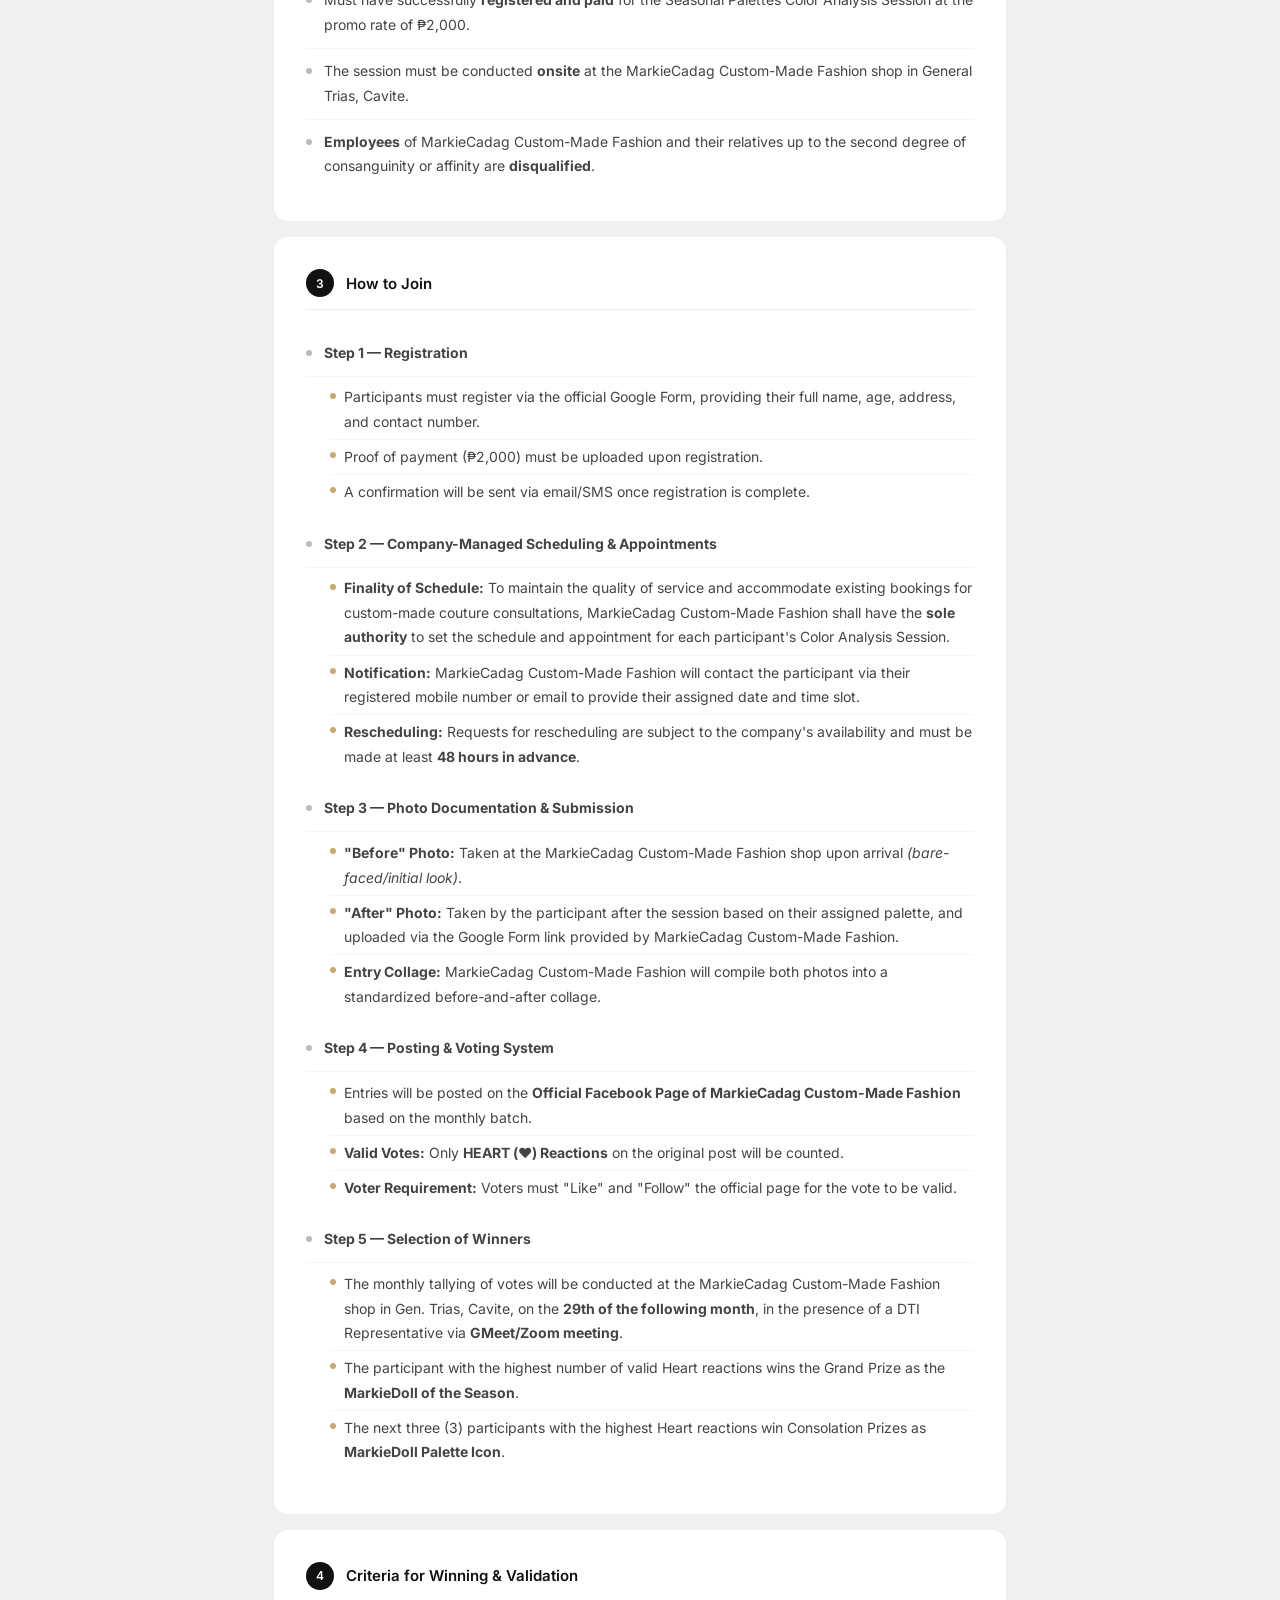
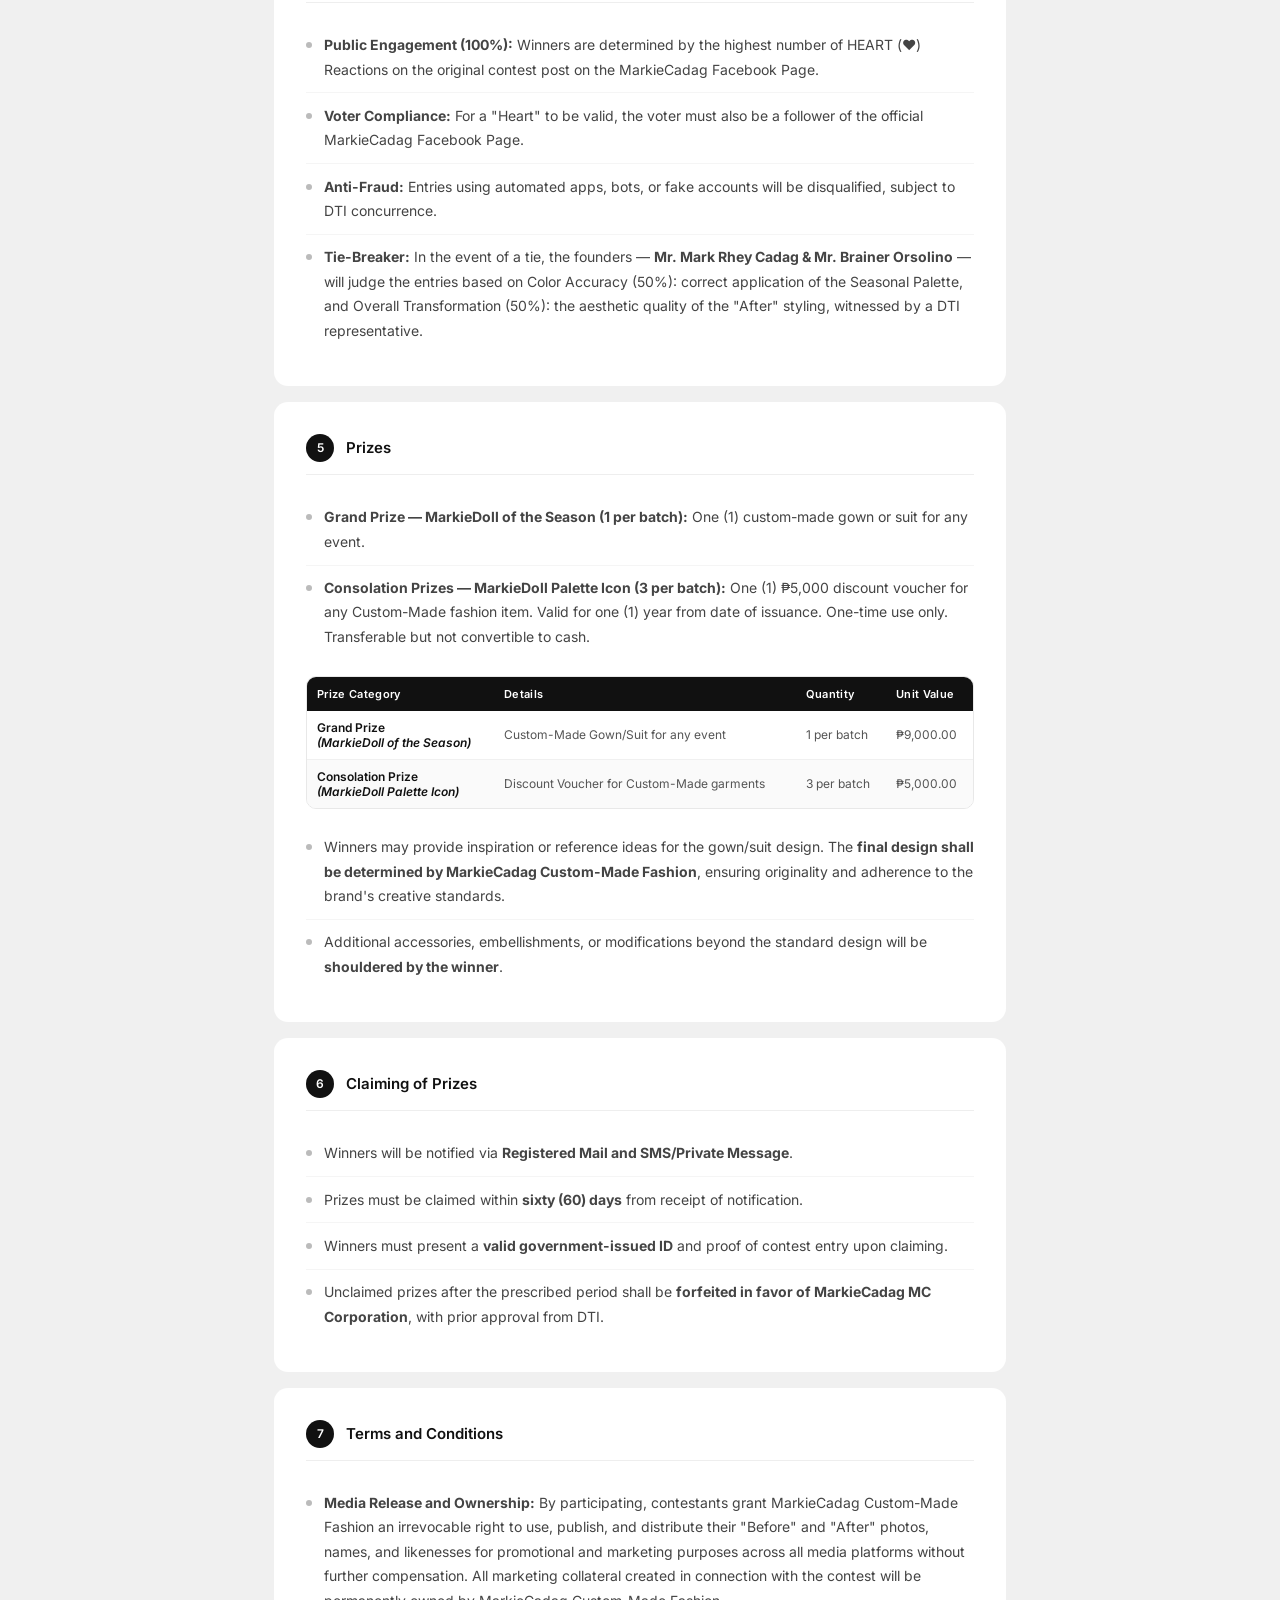
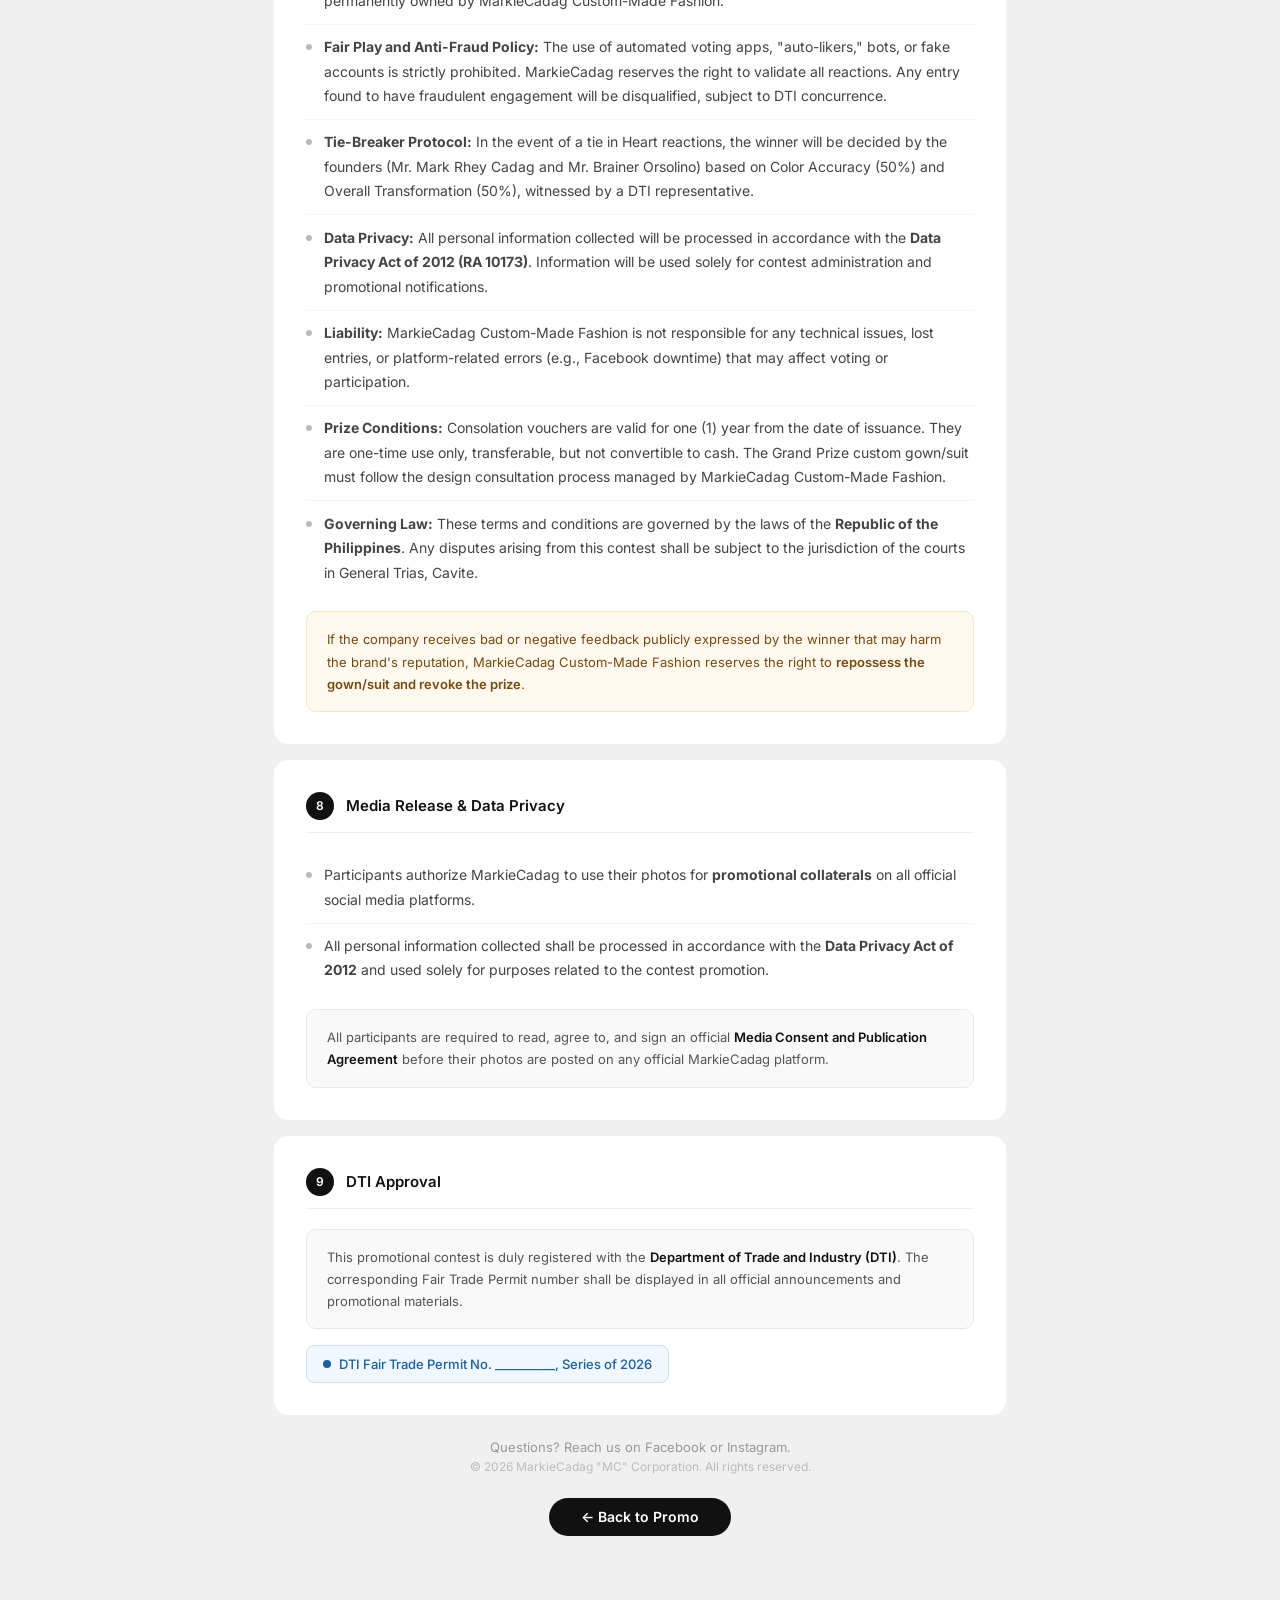
<file: tnc.html>
<!DOCTYPE html>
<html lang="en">
<head>
  <meta charset="UTF-8" />
  <meta name="viewport" content="width=device-width, initial-scale=1.0" />
  <link rel="icon" type="image/x-icon" href="/images/mc_logo.jpg">
  <title>Full Mechanics and Terms & Conditions — Markie Cadag</title>
  <link href="https://fonts.googleapis.com/css2?family=Inter:wght@400;500;600&display=swap" rel="stylesheet" />
  <link rel="stylesheet" href="tnc.css" />
</head>
<body>

  <!-- NAV -->
  <nav class="nav">
    <img src="/images/mc_logo.jpg" style="width:36px;height:36px;border-radius:50%;">
    <span class="nav-name">MarkieCadag Custom-Made Fashion</span>
  </nav>

  <!-- HERO -->
  <div class="tnc-hero">
    <h1>Full Mechanics and Terms & Conditions</h1>
    <p>From Guess to Best: The MarkieCadag Dress-Up Photo Contest — Please read carefully before participating.</p>
    <div class="tnc-meta">
      <div class="tnc-meta-item">
        <span>Promo start</span>
        <strong>May 1, 2026</strong>
      </div>
      <div class="tnc-meta-item">
        <span>Promo end</span>
        <strong>December 31, 2026</strong>
      </div>
      <div class="tnc-meta-item">
        <span>Contest type</span>
        <strong>Monthly Batches</strong>
      </div>
      <div class="tnc-meta-item">
        <span>Winners per batch</span>
        <strong>1 Grand + 3 Consolation</strong>
      </div>
    </div>
  </div>

  <!-- BODY -->
  <div class="tnc-body">

    <!-- Overview -->
    <div class="tnc-section">
      <div class="tnc-section-head">
        <div class="sec-num">★</div>
        <h2>Contest Overview</h2>
      </div>
      <div class="highlight-box">
        <strong>Title:</strong> From Guess to Best: The MarkieCadag Dress-Up Photo Contest<br>
        <strong>Organizer:</strong> MarkieCadag Custom-Made Fashion<br>
        <strong>Address:</strong> 3rd Floor CIK Building, PH3 L29 B19, Brookeside Lane St., Brgy. San Francisco, General Trias, Cavite 4107<br>
        <strong>Promo Period:</strong> May 1, 2026 – December 31, 2026<br>
        <strong>DTI Permit No.:</strong> Per DTI Fair Trade Permit No. __________, Series of 2026.
      </div>
      <div style="margin-top: 1rem; font-size: 14px; color: #444; line-height: 1.75;">
        MarkieCadag Custom-Made Fashion will conduct a <strong>recurring monthly promotional contest</strong> to highlight the Seasonal Palettes Color Analysis Service. The service (originally valued at ₱5,000) is offered at a special promotional rate of <strong>₱2,000 (60% discount)</strong> during the promo period. Every client who avails of this discounted service is automatically eligible to join the monthly photo contest.
      </div>
    </div>

    <!-- Section 1 -->
    <div class="tnc-section">
      <div class="tnc-section-head">
        <div class="sec-num">1</div>
        <h2>Promo and Contest Period</h2>
      </div>
      <ul class="tnc-list">
        <li><div class="dot"></div><span>The promo period starts on <strong>May 1, 2026</strong> and ends on <strong>December 31, 2026</strong>.</span></li>
        <li><div class="dot"></div><span>The contest runs in <strong>monthly batches</strong>. Each batch has its own session period, posting date, voting period, tallying period, and announcement date.</span></li>
        <li><div class="dot"></div><span>There will be <strong>one (1) Grand Prize winner</strong> (<em>MarkieDoll of the Season</em>) and <strong>three (3) Consolation Prize winners</strong> (<em>MarkieDoll Palette Icon</em>) per batch.</span></li>
        <li><div class="dot"></div><span>Monthly tallying of votes will be conducted on the <strong>29th of the following month</strong> at the MarkieCadag shop in Gen. Trias, Cavite, in the presence of a DTI Representative via <strong>GMeet/Zoom meeting</strong>.</span></li>
      </ul>

      <div class="batch-table-wrap">
        <table class="batch-table">
          <thead>
            <tr>
              <th>Batch</th>
              <th>Session Period</th>
              <th>Photo Posting</th>
              <th>Voting Period</th>
              <th>Tallying</th>
              <th>Announcement</th>
            </tr>
          </thead>
          <tbody>
            <tr>
              <td class="batch-name">June 2026</td>
              <td>May 1 – 31</td>
              <td>Jun 1, 5:00 PM</td>
              <td>Jun 1 – 28, 5:00 PM</td>
              <td>Jun 28 – 29</td>
              <td>Jun 30, 5:00 PM</td>
            </tr>
            <tr class="alt">
              <td class="batch-name">July 2026</td>
              <td>Jun 1 – 30</td>
              <td>Jul 1, 5:00 PM</td>
              <td>Jul 1 – 28, 5:00 PM</td>
              <td>Jul 28 – 29</td>
              <td>Jul 31, 5:00 PM</td>
            </tr>
            <tr>
              <td class="batch-name">August 2026</td>
              <td>Jul 1 – 31</td>
              <td>Aug 1, 5:00 PM</td>
              <td>Aug 1 – 28, 5:00 PM</td>
              <td>Aug 28 – 29</td>
              <td>Aug 31, 5:00 PM</td>
            </tr>
            <tr class="alt">
              <td class="batch-name">September 2026</td>
              <td>Aug 1 – 31</td>
              <td>Sep 1, 5:00 PM</td>
              <td>Sep 1 – 28, 5:00 PM</td>
              <td>Sep 28 – 29</td>
              <td>Sep 30, 5:00 PM</td>
            </tr>
            <tr>
              <td class="batch-name">October 2026</td>
              <td>Sep 1 – 30</td>
              <td>Oct 1, 5:00 PM</td>
              <td>Oct 1 – 28, 5:00 PM</td>
              <td>Oct 28 – 29</td>
              <td>Oct 31, 5:00 PM</td>
            </tr>
            <tr class="alt">
              <td class="batch-name">November 2026</td>
              <td>Oct 1 – 31</td>
              <td>Nov 1, 5:00 PM</td>
              <td>Nov 1 – 28, 5:00 PM</td>
              <td>Nov 28 – 29</td>
              <td>Nov 30, 5:00 PM</td>
            </tr>
            <tr>
              <td class="batch-name">December 2026</td>
              <td>Nov 1 – 30</td>
              <td>Dec 1, 5:00 PM</td>
              <td>Dec 1 – 28, 5:00 PM</td>
              <td>Dec 28 – 29</td>
              <td>Dec 31, 5:00 PM</td>
            </tr>
          </tbody>
        </table>
      </div>
    </div>

    <!-- Section 2 -->
    <div class="tnc-section">
      <div class="tnc-section-head">
        <div class="sec-num">2</div>
        <h2>Eligibility</h2>
      </div>
      <ul class="tnc-list">
        <li><div class="dot"></div><span>Open to all <strong>Philippine residents, aged 18 years and above</strong>, regardless of gender.</span></li>
        <li><div class="dot"></div><span>Must have successfully <strong>registered and paid</strong> for the Seasonal Palettes Color Analysis Session at the promo rate of ₱2,000.</span></li>
        <li><div class="dot"></div><span>The session must be conducted <strong>onsite</strong> at the MarkieCadag Custom-Made Fashion shop in General Trias, Cavite.</span></li>
        <li><div class="dot"></div><span><strong>Employees</strong> of MarkieCadag Custom-Made Fashion and their relatives up to the second degree of consanguinity or affinity are <strong>disqualified</strong>.</span></li>
      </ul>
    </div>

    <!-- Section 3 -->
<div class="tnc-section">
  <div class="tnc-section-head">
    <div class="sec-num">3</div>
    <h2>How to Join</h2>
  </div>
  <ul class="tnc-list">

    <li><div class="dot"></div><span><strong>Step 1 — Registration</strong></span></li>
    <ul class="tnc-sublist">
      <li><div class="dot"></div><span>Participants must register via the official Google Form, providing their full name, age, address, and contact number.</span></li>
      <li><div class="dot"></div><span>Proof of payment (₱2,000) must be uploaded upon registration.</span></li>
      <li><div class="dot"></div><span>A confirmation will be sent via email/SMS once registration is complete.</span></li>
    </ul>

    <li><div class="dot"></div><span><strong>Step 2 — Company-Managed Scheduling & Appointments</strong></span></li>
    <ul class="tnc-sublist">
      <li><div class="dot"></div><span><strong>Finality of Schedule:</strong> To maintain the quality of service and accommodate existing bookings for custom-made couture consultations, MarkieCadag Custom-Made Fashion shall have the <strong>sole authority</strong> to set the schedule and appointment for each participant's Color Analysis Session.</span></li>
      <li><div class="dot"></div><span><strong>Notification:</strong> MarkieCadag Custom-Made Fashion will contact the participant via their registered mobile number or email to provide their assigned date and time slot.</span></li>
      <li><div class="dot"></div><span><strong>Rescheduling:</strong> Requests for rescheduling are subject to the company's availability and must be made at least <strong>48 hours in advance</strong>.</span></li>
    </ul>

    <li><div class="dot"></div><span><strong>Step 3 — Photo Documentation & Submission</strong></span></li>
    <ul class="tnc-sublist">
      <li><div class="dot"></div><span><strong>"Before" Photo:</strong> Taken at the MarkieCadag Custom-Made Fashion shop upon arrival <em>(bare-faced/initial look)</em>.</span></li>
      <li><div class="dot"></div><span><strong>"After" Photo:</strong> Taken by the participant after the session based on their assigned palette, and uploaded via the Google Form link provided by MarkieCadag Custom-Made Fashion.</span></li>
      <li><div class="dot"></div><span><strong>Entry Collage:</strong> MarkieCadag Custom-Made Fashion will compile both photos into a standardized before-and-after collage.</span></li>
    </ul>

    <li><div class="dot"></div><span><strong>Step 4 — Posting & Voting System</strong></span></li>
    <ul class="tnc-sublist">
      <li><div class="dot"></div><span>Entries will be posted on the <strong>Official Facebook Page of MarkieCadag Custom-Made Fashion</strong> based on the monthly batch.</span></li>
      <li><div class="dot"></div><span><strong>Valid Votes:</strong> Only <strong>HEART (❤️) Reactions</strong> on the original post will be counted.</span></li>
      <li><div class="dot"></div><span><strong>Voter Requirement:</strong> Voters must "Like" and "Follow" the official page for the vote to be valid.</span></li>
    </ul>

    <li><div class="dot"></div><span><strong>Step 5 — Selection of Winners</strong></span></li>
    <ul class="tnc-sublist">
      <li><div class="dot"></div><span>The monthly tallying of votes will be conducted at the MarkieCadag Custom-Made Fashion shop in Gen. Trias, Cavite, on the <strong>29th of the following month</strong>, in the presence of a DTI Representative via <strong>GMeet/Zoom meeting</strong>.</span></li>
      <li><div class="dot"></div><span>The participant with the highest number of valid Heart reactions wins the Grand Prize as the <strong>MarkieDoll of the Season</strong>.</span></li>
      <li><div class="dot"></div><span>The next three (3) participants with the highest Heart reactions win Consolation Prizes as <strong>MarkieDoll Palette Icon</strong>.</span></li>
    </ul>

  </ul>
</div>

    <!-- Section 4 -->
    <div class="tnc-section">
      <div class="tnc-section-head">
        <div class="sec-num">4</div>
        <h2>Criteria for Winning & Validation</h2>
      </div>
      <ul class="tnc-list">
        <li><div class="dot"></div><span><strong>Public Engagement (100%):</strong> Winners are determined by the highest number of HEART (❤️) Reactions on the original contest post on the MarkieCadag Facebook Page.</span></li>
        <li><div class="dot"></div><span><strong>Voter Compliance:</strong> For a "Heart" to be valid, the voter must also be a follower of the official MarkieCadag Facebook Page.</span></li>
        <li><div class="dot"></div><span><strong>Anti-Fraud:</strong> Entries using automated apps, bots, or fake accounts will be disqualified, subject to DTI concurrence.</span></li>
        <li><div class="dot"></div><span><strong>Tie-Breaker:</strong> In the event of a tie, the founders — <strong>Mr. Mark Rhey Cadag & Mr. Brainer Orsolino</strong> — will judge the entries based on Color Accuracy (50%): correct application of the Seasonal Palette, and Overall Transformation (50%): the aesthetic quality of the "After" styling, witnessed by a DTI representative.</span></li>
      </ul>
    </div>

    <!-- Section 5 -->
    <div class="tnc-section">
      <div class="tnc-section-head">
        <div class="sec-num">5</div>
        <h2>Prizes</h2>
      </div>
      <ul class="tnc-list">
        <li><div class="dot"></div><span><strong>Grand Prize — MarkieDoll of the Season (1 per batch):</strong> One (1) custom-made gown or suit for any event.</span></li>
        <li><div class="dot"></div><span><strong>Consolation Prizes — MarkieDoll Palette Icon (3 per batch):</strong> One (1) ₱5,000 discount voucher for any Custom-Made fashion item. Valid for one (1) year from date of issuance. One-time use only. Transferable but not convertible to cash.</span></li>
      </ul>

      <div class="batch-table-wrap" style="margin-top: 1rem;">
        <table class="batch-table">
          <thead>
            <tr>
              <th>Prize Category</th>
              <th>Details</th>
              <th>Quantity</th>
              <th>Unit Value</th>
            </tr>
          </thead>
          <tbody>
            <tr>
              <td class="batch-name">Grand Prize<br><em>(MarkieDoll of the Season)</em></td>
              <td>Custom-Made Gown/Suit for any event</td>
              <td>1 per batch</td>
              <td>₱9,000.00</td>
            </tr>
            <tr class="alt">
              <td class="batch-name">Consolation Prize<br><em>(MarkieDoll Palette Icon)</em></td>
              <td>Discount Voucher for Custom-Made garments</td>
              <td>3 per batch</td>
              <td>₱5,000.00</td>
            </tr>
          </tbody>
        </table>
      </div>

      <ul class="tnc-list" style="margin-top: 1rem;">
        <li><div class="dot"></div><span>Winners may provide inspiration or reference ideas for the gown/suit design. The <strong>final design shall be determined by MarkieCadag Custom-Made Fashion</strong>, ensuring originality and adherence to the brand's creative standards.</span></li>
        <li><div class="dot"></div><span>Additional accessories, embellishments, or modifications beyond the standard design will be <strong>shouldered by the winner</strong>.</span></li>
      </ul>
    </div>

    <!-- Section 6 -->
    <div class="tnc-section">
      <div class="tnc-section-head">
        <div class="sec-num">6</div>
        <h2>Claiming of Prizes</h2>
      </div>
      <ul class="tnc-list">
        <li><div class="dot"></div><span>Winners will be notified via <strong>Registered Mail and SMS/Private Message</strong>.</span></li>
        <li><div class="dot"></div><span>Prizes must be claimed within <strong>sixty (60) days</strong> from receipt of notification.</span></li>
        <li><div class="dot"></div><span>Winners must present a <strong>valid government-issued ID</strong> and proof of contest entry upon claiming.</span></li>
        <li><div class="dot"></div><span>Unclaimed prizes after the prescribed period shall be <strong>forfeited in favor of MarkieCadag MC Corporation</strong>, with prior approval from DTI.</span></li>
      </ul>
    </div>

    <!-- Section 7 -->
    <div class="tnc-section">
      <div class="tnc-section-head">
        <div class="sec-num">7</div>
        <h2>Terms and Conditions</h2>
      </div>
      <ul class="tnc-list">
        <li><div class="dot"></div><span><strong>Media Release and Ownership:</strong> By participating, contestants grant MarkieCadag Custom-Made Fashion an irrevocable right to use, publish, and distribute their "Before" and "After" photos, names, and likenesses for promotional and marketing purposes across all media platforms without further compensation. All marketing collateral created in connection with the contest will be permanently owned by MarkieCadag Custom-Made Fashion.</span></li>
        <li><div class="dot"></div><span><strong>Fair Play and Anti-Fraud Policy:</strong> The use of automated voting apps, "auto-likers," bots, or fake accounts is strictly prohibited. MarkieCadag reserves the right to validate all reactions. Any entry found to have fraudulent engagement will be disqualified, subject to DTI concurrence.</span></li>
        <li><div class="dot"></div><span><strong>Tie-Breaker Protocol:</strong> In the event of a tie in Heart reactions, the winner will be decided by the founders (Mr. Mark Rhey Cadag and Mr. Brainer Orsolino) based on Color Accuracy (50%) and Overall Transformation (50%), witnessed by a DTI representative.</span></li>
        <li><div class="dot"></div><span><strong>Data Privacy:</strong> All personal information collected will be processed in accordance with the <strong>Data Privacy Act of 2012 (RA 10173)</strong>. Information will be used solely for contest administration and promotional notifications.</span></li>
        <li><div class="dot"></div><span><strong>Liability:</strong> MarkieCadag Custom-Made Fashion is not responsible for any technical issues, lost entries, or platform-related errors (e.g., Facebook downtime) that may affect voting or participation.</span></li>
        <li><div class="dot"></div><span><strong>Prize Conditions:</strong> Consolation vouchers are valid for one (1) year from the date of issuance. They are one-time use only, transferable, but not convertible to cash. The Grand Prize custom gown/suit must follow the design consultation process managed by MarkieCadag Custom-Made Fashion.</span></li>
        <li><div class="dot"></div><span><strong>Governing Law:</strong> These terms and conditions are governed by the laws of the <strong>Republic of the Philippines</strong>. Any disputes arising from this contest shall be subject to the jurisdiction of the courts in General Trias, Cavite.</span></li>
      </ul>
      <div class="warning-box">
        If the company receives bad or negative feedback publicly expressed by the winner that may harm the brand's reputation, MarkieCadag Custom-Made Fashion reserves the right to <strong>repossess the gown/suit and revoke the prize</strong>.
      </div>
    </div>

    <!-- Section 8 -->
    <div class="tnc-section">
      <div class="tnc-section-head">
        <div class="sec-num">8</div>
        <h2>Media Release & Data Privacy</h2>
      </div>
      <ul class="tnc-list">
        <li><div class="dot"></div><span>Participants authorize MarkieCadag to use their photos for <strong>promotional collaterals</strong> on all official social media platforms.</span></li>
        <li><div class="dot"></div><span>All personal information collected shall be processed in accordance with the <strong>Data Privacy Act of 2012</strong> and used solely for purposes related to the contest promotion.</span></li>
      </ul>
      <div class="highlight-box">
        All participants are required to read, agree to, and sign an official <strong>Media Consent and Publication Agreement</strong> before their photos are posted on any official MarkieCadag platform.
      </div>
    </div>

    <!-- Section 9 -->
    <div class="tnc-section">
      <div class="tnc-section-head">
        <div class="sec-num">9</div>
        <h2>DTI Approval</h2>
      </div>
      <div class="highlight-box">
        This promotional contest is duly registered with the <strong>Department of Trade and Industry (DTI)</strong>. The corresponding Fair Trade Permit number shall be displayed in all official announcements and promotional materials.
      </div>
      <div class="dti-badge">DTI Fair Trade Permit No. __________, Series of 2026</div>
    </div>

    <!-- Footer area -->
    <div class="tnc-footer">
      <p class="tnc-footer-sub">Questions? Reach us on Facebook or Instagram.</p>
      <p class="tnc-footer-copy">© 2026 MarkieCadag "MC" Corporation. All rights reserved.</p>
      <a class="back-btn" href="index.html">← Back to Promo</a>
    </div>

  </div>

</body>
</html>
</file>
<file: style.css>
* {
  box-sizing: border-box;
  margin: 0;
  padding: 0;
  font-family: 'Inter', sans-serif;
}

body {
  background: #f0f0f0;
  color: #111;
  min-height: 100vh;
  display: flex;
  flex-direction: column;
  overflow-x: hidden;
}

/* ── NAV ── */
.nav {
  background: rgb(0, 0, 0);
  padding: 0 2rem;
  display: flex;
  align-items: center;
  height: 60px;
  gap: 1rem;
  position: sticky;
  top: 0;
  z-index: 100;
}

.nav-name {
  color: #ffffff;
  font-size: 18px;
  font-weight: 600;
}

/* ── TAB NAV ── */
.tab-nav-wrap {
  display: flex;
  justify-content: center;
  padding: 1.25rem 0;
  position: sticky;
  top: 60px;
  z-index: 99;
  background: #1f1e1e;
  transition: background 0.3s ease;
}

.tab-nav {
  background: #807e7e;
  border-radius: 10px;
  display: inline-flex;
  padding: 12px;
  gap: 2px;
}

.tab-btn {
  padding: 0.55rem 1.4rem;
  font-size: 18px;
  font-weight: 500;
  cursor: pointer;
  border: none;
  background: transparent;
  color: rgba(255, 255, 255, 0.7);
  border-radius: 7px;
  transition: background 0.15s, color 0.15s;
  white-space: nowrap;
  font-family: 'Inter', sans-serif;
}

.tab-btn.active {
  background: #333;
  color: white;
}

/* ── TAB PANELS ── */
.tab-panel {
  display: none;
}

.tab-panel.active {
  display: block;
}

/* ── HERO POSTER ── */
.hero-wrap {
  display: flex;
  justify-content: center;
  background: #1f1e1e;
}

.hero-img {
  width: 100%;
  height: auto;
  display: block;
  object-fit: cover;
  border-radius: 0px
}

.hero-poster {
  width: 100%;
  height: auto; 
  max-width: 1700px;
  border-radius: 14px;
  overflow: hidden;
  background: transparent;
}

.poster-placeholder {
  width: 100%;
  display: flex;
  flex-direction: column;
  align-items: center;
  background: transparent;
  color: transparent;
  font-size: 14px;
  gap: 8px;
}

.poster-placeholder span {
  font-size: 32px;
}


/* ── PROMO INFO CARD ── */
.promo-info-wrap {
  position: relative;
  overflow: hidden;
  padding: 48px 16px;
  background: #1f1e1e;
  min-height: auto;
}
img, iframe {
  max-width: 100%;
  height: auto;
  display: block;
}
/* ── SLIDESHOW SECTION ── */
.slideshow-section {
  position: relative;
  overflow: hidden;
  height: 460px;
  background: #1f1e1e;
  display: flex;
  align-items: center;
}

.promo-bg-track {
  position: absolute;
  top: 0;
  left: 0;
  display: flex;
  align-items: center;
  gap: 16px;
  will-change: transform;
  z-index: 0;
  pointer-events: auto;
  border-radius: 12px;
}

/* exception for scrolling bg images */
.promo-bg-track img {
  height: 400px !important;
  max-height: none !important;
  width: auto;
  object-fit: cover;
  border-radius: 12px;
  opacity: 0.85;
  flex-shrink: 0;
  filter: grayscale(10%);
  user-select: none;
  -webkit-user-drag: none;
}

.promo-bg-track a {
  flex-shrink: 0;
  display: block;
}

.promo-bg-track img {
  height: 500px !important;
  max-height: none !important;
  width: auto;
  object-fit: cover;
  border-radius: 12px;
  opacity: 0.85;
  flex-shrink: 0;
  filter: grayscale(10%);
  user-select: none;
  -webkit-user-drag: none;
}
/* Card */
.promo-info-card {
  position: relative;
  z-index: 1;
  max-width: 680px;
  margin: 0 auto;
  background: rgba(255, 255, 255, 0.82);
  /* backdrop-filter: blur(10px);
  -webkit-backdrop-filter: blur(10px); */
  border-radius: 20px;
  padding: 36px 32px;
  box-shadow: 0 8px 40px rgba(0,0,0,0.10);
  text-align: center;
}

.promo-info-card h2 {
  font-size: 1.8rem;
  margin-bottom: 12px;
}

.promo-info-card p {
  font-size: 0.95rem;
  line-height: 1.6;
  margin-bottom: 10px;
}

/* Centered details */
.promo-details-center {
  margin: 24px 0;
  display: flex;
  flex-direction: column;
  align-items: center;
  gap: 20px;
}

.promo-detail-block {
  display: flex;
  flex-direction: column;
  align-items: center;
  gap: 6px;
}

.promo-detail-label {
  font-size: 0.75rem;
  font-weight: 700;
  text-transform: uppercase;
  letter-spacing: 0.06em;
  color: #aaa;
}

.promo-detail-value {
  font-size: 0.95rem;
  color: #1a1a1a;
}

/* Prize list */
.promo-prize-list {
  list-style: none;
  padding: 0;
  margin: 0;
  display: flex;
  flex-direction: column;
  gap: 6px;
}

.promo-prize-list li {
  font-size: 0.95rem;
  color: #1a1a1a;
}

.promo-cta-text {
  margin: 18px 0 20px;
  font-size: 0.95rem;
}

/* Buttons */
.promo-btn-group {
  display: flex;
  align-items: center;
  justify-content: center;
  gap: 16px;
  flex-wrap: wrap;
}

@media (max-width: 520px) {
  .promo-info-card { padding: 24px 18px; }
}

/* ── COLOR ANALYSIS BANNER ── */
.ca-banner {
  background: #1f1e1e;
  border-bottom: 1px solid #333;
  position: relative;
  overflow: hidden;
}

.ca-banner-bg {
  position: absolute;
  inset: 0;
  background-image: url('/images/mc_ca_bg.png');
  background-size: cover;
  background-position: center;
  opacity: 0;
  z-index: 0;
  pointer-events: none;
  transition: opacity 0.2s ease;
}

.ca-banner-bg {
  opacity: 0.15;
}

@media (min-width: 601px) {
  .ca-banner-bg {
    background-size: cover;
    background-position: center;
    background-repeat: no-repeat;
  }
}

.ca-body {
  position: relative;
  z-index: 1;
  display: none;
  overflow: hidden;
}

.ca-body {
  display: block;
  overflow: hidden;
}

.ca-content {
  max-width: 760px;
  margin: 0 auto;
  padding: 2rem 1.5rem 2.5rem;
  color: #ddd;
  display: flex;
  flex-direction: column;
  gap: 2rem;
}

.ca-intro h2 {
  font-size: 1.5rem;
  color: white;
  margin-bottom: 0.4rem;
}

.ca-subtitle {
  font-size: 0.9rem;
  color: #aaa;
  margin-bottom: 0.75rem;
}

.ca-intro p {
  font-size: 0.9rem;
  line-height: 1.7;
  color: #bbb;
}

/* Season pills */
.ca-seasons {
  display: flex;
  gap: 10px;
  justify-content: center;
  flex-wrap: wrap;
}

.ca-season {
  padding: 8px 20px;
  border-radius: 30px;
  font-size: 13px;
  font-weight: 600;
  border: 1px solid rgba(255,255,255,0.15);
}

.ca-season.spring  { background: rgba(255, 182, 193, 0.15); color: #ffb6c1; }
.ca-season.summer  { background: rgba(255, 220, 120, 0.15); color: #ffd878; }
.ca-season.autumn  { background: rgba(205, 133,  63, 0.15); color: #cd853f; }
.ca-season.winter  { background: rgba(135, 206, 250, 0.15); color: #87cefa; }

.ca-seasons-note {
  font-size: 0.85rem;
  color: #999;
  text-align: center;
  line-height: 1.6;
}

/* Process list */
.ca-process{
    margin-top: 10px;
}
.ca-process h3 {
  font-size: 1rem;
  font-weight: 600;
  color: white;
  margin-bottom: 0.75rem;
  margin-top: 10px;
}

.ca-process ul {
  list-style: none;
  padding: 0;
  display: flex;
  flex-direction: column;
  gap: 8px;
}

.ca-process ul li {
  font-size: 0.9rem;
  color: #bbb;
  line-height: 1.5;
}

/* Offer block */
.ca-offer {
  background: rgba(255,255,255,0.05);
  border: 1px solid rgba(255,255,255,0.1);
  border-radius: 14px;
  padding: 1.5rem;
  text-align: center;
  display: flex;
  flex-direction: column;
  gap: 8px;
}

.ca-offer p {
  font-size: 0.9rem;
  color: #ccc;
  line-height: 1.6;
}

.ca-offer .participate-btn {
  margin: 0.75rem auto 0;
}

.participate-btn {
  display: inline-block;
  background: white;
  color: #111;
  border: none;
  border-radius: 30px;
  padding: 0.75rem 2.5rem;
  font-size: 15px;
  font-weight: 600;
  cursor: pointer;
  font-family: 'Inter', sans-serif;
  margin-bottom: 1rem;
  text-decoration: none;
}

.participate-btn:hover {
  background: #333;
}

.tnc-link {
  display: block;
  text-align: center;
  font-size: 10px;
  font-weight: 600;
  font-style: italic;
  color: #111;
  text-decoration: underline;
  cursor: pointer;
}

/* ── STEPS ── */
.steps-section {
  background: white;
  padding: 2rem 1rem;
  text-align: center;
  position: relative;
}

.steps-section h2 {
  font-size: 26px;
  font-weight: 600;
  margin-bottom: 2.5rem;
  color: #111;
}

.steps-grid {
  display: flex;
  flex-wrap: wrap;
  justify-content: center;
  gap: 2rem;
  max-width: 1000px;
  margin: 0 auto;
}

.step-card {
  padding: 1rem;
  width: calc(25% - 1.5rem);
  box-sizing: border-box;
}

.step-num {
  width: 46px;
  height: 46px;
  border-radius: 50%;
  background: #111;
  color: white;
  font-size: 20px;
  font-weight: 600;
  display: flex;
  align-items: center;
  justify-content: center;
  margin: 0 auto 1rem;
}

.step-card h3 {
  font-size: 15px;
  font-weight: 600;
  margin-bottom: 0.5rem;
  color: #111;
}

.step-card p {
  font-size: 13px;
  color: #666;
  line-height: 1.6;
}

/* ── Floating Messenger Button ── */
.msg-float-btn {
  position: fixed;
  bottom: 1.5rem;
  right: 1.5rem;
  width: 56px;
  height: 56px;
  border-radius: 50%;
  overflow: hidden;
  display: flex;
  align-items: center;
  justify-content: center;
  box-shadow: 0 4px 16px rgba(0,0,0,0.25);
  z-index: 999;
  transition: transform 0.15s, box-shadow 0.15s;
}

.msg-float-btn:hover {
  transform: scale(1.1);
  box-shadow: 0 6px 24px rgba(0,0,0,0.35);
}

.msg-float-btn img {
  width: 100%;
  height: 100%;
  object-fit: cover;
}


/* ── OUTLETS / MAP ── */
.outlets-section {
  background: #1f1e1e;
  padding: 3rem 2rem;
  text-align: center;
}

.outlets-section h2 {
  font-size: 22px;
  font-weight: 600;
  margin-bottom: 0.5rem;
  color: #ffffff;
}

.outlets-section p {
  color: #dddcdc;
  margin-bottom: 2rem;
  font-size: 14px;
}

.map-container {
  max-width: 700px;
  margin: 0 auto;
  border-radius: 12px;
  overflow: hidden;
  border: 1px solid #ddd;
  height: 320px;
}

.map-embed {
  width: 100%;
  height: 100%;
  border: 0;
}

/* ── FAQ ── */
.faq-section {
  background: white;
  padding: 3rem 2rem;
  max-width: 760px;
  margin: 0 auto;
}

.faq-section h2 {
  font-size: 24px;
  font-weight: 600;
  margin-bottom: 2rem;
  color: #111;
}

.faq-item {
  border-bottom: 1px solid #eee;
}

.faq-q {
  width: 100%;
  text-align: left;
  background: none;
  border: none;
  cursor: pointer;
  padding: 1rem 0;
  font-size: 15px;
  font-weight: 500;
  display: flex;
  justify-content: space-between;
  align-items: center;
  color: #111;
  font-family: 'Inter', sans-serif;
}

.faq-q::after {
  content: '+';
  font-size: 20px;
  color: #111;
  flex-shrink: 0;
  margin-left: 1rem;
}

.faq-q.open::after {
  content: '−';
}

.faq-a {
  font-size: 14px;
  color: #555;
  line-height: 1.7;
  padding-bottom: 1rem;
  display: none;
  margin-top: 0;
}

.faq-a.open {
  display: block;
}

.faq-a ul {
  margin: 4px 0 4px 1.25rem;
  padding: 0;
  display: flex;
  flex-direction: column;
  gap: 4px;
}

.faq-a ul li {
  font-size: 14px;
  color: #555;
  line-height: 1.6;
}

/* ── PRIZES TAB ── */
.prizes-header {
  background: #111;
  padding: 3rem 2rem;
  text-align: center;
  color: white;
}

.prizes-header h2 {
  font-size: 32px;
  font-weight: 600;
  margin-bottom: 0.5rem;
}

.prizes-header p {
  opacity: 0.7;
  font-size: 16px;
}

.prizes-grid {
  display: grid;
  grid-template-columns: repeat(2, 1fr);
  gap: 1.5rem;
  padding: 2.5rem 2rem 1rem;
  max-width: 800px;
  margin: 0 auto;
}

.prize-card {
  background: white;
  border: 0.5px solid #e0e0e0;
  border-radius: 12px;
  padding: 2rem 1.5rem;
  text-align: center;
}

.prize-card h3 {
  font-size: 17px;
  font-weight: 600;
  margin-bottom: 0.5rem;
  color: #111;
}

.prize-card p {
  font-size: 13px;
  color: #666;
  line-height: 1.5;
}

.prize-qty {
  display: inline-block;
  background: #f5f5f5;
  color: #333;
  font-size: 12px;
  font-weight: 500;
  padding: 3px 10px;
  border-radius: 20px;
  margin-top: 0.75rem;
  border: 1px solid #e0e0e0;
}

.prizes-note {
  max-width: 800px;
  margin: 0 auto;
  padding: 0 2rem 3rem;
  text-align: center;
}

.prizes-note p {
  font-size: 13px;
  color: #888;
  line-height: 1.7;
  margin-bottom: 1.5rem;
}

.tnc_prizes {
  font-size: 13px;
  color: #888;
  line-height: 1.7;
  margin-top: 0.75rem;
  font-style: italic;
}
/* ── WINNERS TAB ── */
.winners-header {
  background: #111;
  padding: 3rem 2rem;
  text-align: center;
  color: white;
}

.winners-header h2 {
  font-size: 32px;
  font-weight: 600;
  margin-bottom: 0.5rem;
}

.winners-header p {
  opacity: 0.7;
}

.winners-table-section {
  padding: 2.5rem 2rem;
  max-width: 700px;
  margin: 0 auto;
}

.winners-table-section h3 {
  font-size: 16px;
  font-weight: 600;
  margin-bottom: 1rem;
  color: #111;
}

.w-table {
  width: 100%;
  border-collapse: collapse;
  font-size: 13px;
}

.w-table th {
  background: #111;
  color: white;
  padding: 0.75rem 1rem;
  text-align: left;
  font-weight: 500;
}

.w-table td {
  padding: 0.75rem 1rem;
  border-bottom: 1px solid #eee;
}

.w-table tr:last-child td {
  border-bottom: none;
}

.prize-tag {
  display: inline-block;
  background: #f5f5f5;
  color: #333;
  font-size: 11px;
  padding: 2px 8px;
  border-radius: 10px;
  border: 1px solid #ddd;
  font-weight: 500;
}

.winners-notice-block {
  max-width: 700px;
  margin: 0 auto;
  padding: 0 2rem 3rem;
  background: #f9f9f9;
  border-top: 1px solid #eee;
  padding-top: 1.5rem;
  text-align: center;
}

.winners-notice-block p {
  font-size: 14px;
  color: #666;
  line-height: 1.7;
}

.winners-notice-block a {
  color: #111;
  font-weight: 600;
}

/* ── FOOTER ── */
footer {
  background: #111;
  color: #ccc;
  padding: 3rem 2rem 1.5rem;
  margin-top: auto;
}

.footer-grid {
  display: grid;
  grid-template-columns: 2fr 1fr 1fr;
  gap: 2rem;
  max-width: 900px;
  margin: 0 auto 2rem;
}

.footer-brand h3 {
  color: white;
  font-size: 16px;
  font-weight: 600;
  margin-bottom: 0.5rem;
}

.footer-brand p {
  font-size: 13px;
  line-height: 1.6;
  color: #999;
}

.footer-col h4 {
  color: white;
  font-size: 14px;
  font-weight: 600;
  margin-bottom: 0.75rem;
}

.footer-col a {
  display: block;
  color: #999;
  font-size: 13px;
  text-decoration: none;
  margin-bottom: 0.4rem;
}

.footer-col a:hover {
  color: white;
}

.legal-logo-wrap {
  /* display: flex; */
  gap: 12px;
  margin-top: 1rem;
  flex-direction: row;
}
.legal-logo-grid {
  display: flex;
  gap: 5px;
  max-width: 800px;
  flex-direction: row;
  margin: 0 auto;
}
.legal-logo {
  padding: 3px;
}
.legal-logo img{
  height: 100%;
  width: 40px;
}
.footer-bottom {
  border-top: 1px solid #333;
  padding-top: 1.25rem;
  text-align: center;
  font-size: 12px;
  color: #666;
  max-width: 900px;
  margin: 0 auto;
}

.social-links {
  display: flex;
  gap: 12px;
  margin-top: 1rem;
}

.social-icon-btn {
  display: inline-flex;
  align-items: center;
  gap: 8px;
  background: #222;
  color: white;
  border: 1px solid #333;
  border-radius: 8px;
  padding: 8px 14px;
  font-size: 13px;
  font-weight: 500;
  cursor: pointer;
  text-decoration: none;
  font-family: 'Inter', sans-serif;
  transition: background 0.15s, border-color 0.15s;
}

.social-icon-btn:hover {
  background: #333;
  border-color: #555;
}

/* ── PARTNERS TAB ── */
.partners-header {
  background: #111;
  padding: 3rem 2rem;
  text-align: center;
  color: white;
}

.partners-header h2 {
  font-size: 32px;
  font-weight: 600;
  margin-bottom: 0.5rem;
}

.partners-header p {
  opacity: 0.7;
  font-size: 16px;
}

.partners-grid {
  display: grid;
  grid-template-columns: repeat(3, 1fr);
  gap: 1.5rem;
  max-width: 900px;
  margin: 0 auto;
  padding: 2.5rem 2rem 1rem;
}

.sponsor-card {
  text-decoration: none;
  display: flex;
  flex-direction: column;
  align-items: center;
  gap: 0.75rem;
  cursor: pointer;
}

.sponsor-img-wrap {
  position: relative;
  width: 100%;
  aspect-ratio: 1 / 1;
  border-radius: 14px;
  overflow: hidden;
  border: 1px solid #e0e0e0;
  background: #f5f5f5;
}

.sponsor-img {
  width: 100%;
  height: 100%;
  object-fit: cover;
  display: block;
  transition: transform 0.2s;
}

.sponsor-card:hover .sponsor-img {
  transform: scale(1.04);
}

.sponsor-overlay {
  position: absolute;
  inset: 0;
  background: rgba(0, 0, 0, 0.45);
  color: white;
  font-size: 13px;
  font-weight: 600;
  display: flex;
  align-items: center;
  justify-content: center;
  opacity: 0;
  transition: opacity 0.2s;
}

.sponsor-card:hover .sponsor-overlay {
  opacity: 1;
}

.sponsor-name {
  font-size: 13px;
  font-weight: 500;
  color: #888;
  text-align: center;
}

.partners-cta {
  max-width: 900px;
  margin: 1rem auto 3rem;
  padding: 0 2rem;
  text-align: center;
}

.partners-cta p {
  font-size: 14px;
  color: #888;
  margin-bottom: 1rem;
}

@media (max-width: 600px) {
  .steps-grid {
    display: grid;
    grid-template-columns: 1fr;
  }
  .step-card {
    width: 100%;
  }

  .prizes-grid { grid-template-columns: 1fr; }
  .partners-grid { grid-template-columns: repeat(2, 1fr); }
  .footer-grid { grid-template-columns: 1fr 1fr; }
  .tab-btn { padding: 0.55rem 1rem; font-size: 13px; }
  .promo-info-card { padding: 1.5rem 1.25rem 1.25rem; }

  .hero-poster {
    height: 260px;
  }

  .hero-img {
    width: 100%;
    height: 100%;
    object-fit: cover;
    object-position: center;
    border-radius: 0px;
  }
  
  .nav {
    padding: 0.6rem 1rem;
  }

  .nav-name {
    font-size: 14px;
  }

  .nav img {
    width: 28px;
    height: 28px;
  }
  
  .tab-nav-wrap {
    padding: 0.5rem 0.25rem; 
  }

  .tab-nav {
    padding: 3px; 
    gap: 4px;
    flex-wrap: wrap; 
    justify-content: center;
  }

  .tab-btn {
    padding: 0.45rem 0.7rem; 
    font-size: 12px;
  }
  .footer-grid {
    grid-template-columns: 1fr;
    gap: 1.5rem;
  }

  .footer-col,
  .footer-brand {
    width: 100%;
  }
  
  .social-links {
    gap: 0.5rem; 
  }

  .social-icon-btn {
    font-size: 12px;
    padding: 0.4rem 0.6rem;
  }

  .social-icon-btn img {
    width: 16px;
    height: 16px;
  }
}

  @media (max-width: 480px) {
    .social-icon-btn {
      font-size: 0; /* hide text */
      padding: 0.5rem;
    }

    .social-icon-btn img {
      width: 18px;
      height: 18px;
    }
}
.announcement {
  margin-top: 12px;
  padding: 2rem;
  border-radius: 12px;
  text-align: center;
  border: 1px solid #eee;
  display: flex;
  flex-direction: column;
  align-items: center;
  justify-content: center;
}

@media (max-width: 600px) {
  .hero-img {
    border-radius: 0px;
    content: url('/images/header_mobile.png');
  }
}

@media (max-width: 600px) {
  .ca-seasons {
    display: grid;
    grid-template-columns: repeat(2, minmax(0, 1fr));
    gap: 10px;
  }

  .ca-season {
    width: 100%;
    text-align: center;
  }

  .ca-banner-bg {
    background-position: top center;
    background-size: contain;
    background-repeat: no-repeat;
  }

  .ca-banner.open .ca-banner-bg {
    opacity: 0.35;
  }

  .ca-banner {
    background: #000;
  }

  .ca-toggle {
    background: rgba(0,0,0,0.5);
  }

  .ca-content {
    background: rgba(0,0,0,0.55);
    border-radius: 12px;
    padding: 1.5rem 1rem;
    gap: 1.25rem;
  }

  .ca-seasons-note {
    margin-top: -0.5rem;
    padding-bottom: 0;
  }
}

@media (max-width: 600px) {
  .tab-nav {
    display: grid;
    grid-template-columns: 1fr 1fr;
    padding: 6px;
    gap: 4px;
    width: 100%;
    border-radius: 10px;
  }

  .tab-btn {
    padding: 0.55rem 0.5rem;
    font-size: 12px;
    text-align: center;
    white-space: normal;
    line-height: 1.3;
  }

  .tab-nav-wrap {
    padding: 0.5rem 0.75rem;
  }
}
</file>
<file: tnc.css>
* {
  box-sizing: border-box;
  margin: 0;
  padding: 0;
  font-family: 'Inter', sans-serif;
}

body {
  background: #f0f0f0;
  color: #111;
  min-height: 100vh;
  overflow-x: hidden;
}

/* ── NAV ── */
.nav {
  background: rgb(0, 0, 0);
  padding: 0 2rem;
  display: flex;
  align-items: center;
  height: 60px;
  gap: 1rem;
  position: sticky;
  top: 0;
  z-index: 100;
}

.nav-name {
  color: #ffffff;
  font-size: 18px;
  font-weight: 600;
}

/* ── HERO ── */
.tnc-hero {
  background: #111;
  color: white;
  padding: 3rem 2rem 2.5rem;
  text-align: center;
}

.tnc-hero h1 {
  font-size: 28px;
  font-weight: 600;
  margin-bottom: 0.5rem;
}

.tnc-hero p {
  font-size: 14px;
  color: rgba(255, 255, 255, 0.55);
}

.tnc-meta {
  display: flex;
  justify-content: center;
  gap: 2rem;
  margin-top: 1.5rem;
  flex-wrap: wrap;
}

.tnc-meta-item {
  text-align: center;
}

.tnc-meta-item span {
  display: block;
  font-size: 11px;
  text-transform: uppercase;
  letter-spacing: 0.05em;
  color: rgba(255, 255, 255, 0.4);
  margin-bottom: 4px;
}

.tnc-meta-item strong {
  font-size: 13px;
  font-weight: 500;
  color: rgba(255, 255, 255, 0.85);
}

/* ── BODY ── */
.tnc-body {
  max-width: 780px;
  margin: 0 auto;
  padding: 2rem 1.5rem 4rem;
}

/* ── SECTION CARDS ── */
.tnc-section {
  background: white;
  border-radius: 14px;
  padding: 2rem;
  margin-bottom: 1rem;
}

.tnc-section-head {
  display: flex;
  align-items: center;
  gap: 12px;
  margin-bottom: 1.25rem;
  padding-bottom: 0.75rem;
  border-bottom: 1px solid #eee;
}

.sec-num {
  width: 28px;
  height: 28px;
  background: #111;
  color: white;
  border-radius: 50%;
  font-size: 12px;
  font-weight: 600;
  display: flex;
  align-items: center;
  justify-content: center;
  flex-shrink: 0;
}

.tnc-section h2 {
  font-size: 15px;
  font-weight: 600;
  color: #111;
}

/* ── LIST ── */
.tnc-list {
  list-style: none;
}

.tnc-list li {
  font-size: 14px;
  color: #444;
  line-height: 1.75;
  padding: 0.65rem 0;
  border-bottom: 1px solid #f5f5f5;
  display: flex;
  gap: 12px;
  align-items: flex-start;
}

.tnc-list li:last-child {
  border-bottom: none;
}

.dot {
  min-width: 6px;
  height: 6px;
  background: #bbb;
  border-radius: 50%;
  flex-shrink: 0;
  margin-top: 9px;
}

/* ── CHIPS ── */
.date-chips {
  display: flex;
  gap: 8px;
  flex-wrap: wrap;
  margin-top: 1rem;
}

.chip {
  background: #f5f5f5;
  border: 1px solid #e0e0e0;
  border-radius: 20px;
  padding: 5px 14px;
  font-size: 12px;
  font-weight: 500;
  color: #444;
}

.chip.key {
  background: #111;
  color: white;
  border-color: #111;
}

.chip.accent {
  background: #f0f7ff;
  border-color: #cce0f5;
  color: #1a5fa8;
}

/* ── CALLOUT BOXES ── */
.highlight-box {
  background: #f9f9f9;
  border: 1px solid #e8e8e8;
  border-radius: 10px;
  padding: 1rem 1.25rem;
  font-size: 13px;
  color: #555;
  line-height: 1.7;
  margin-top: 1rem;
}

.highlight-box strong {
  color: #111;
  font-weight: 600;
}

.warning-box {
  background: #fff9f0;
  border: 1px solid #fde5bb;
  border-radius: 10px;
  padding: 1rem 1.25rem;
  font-size: 13px;
  color: #7a4a0a;
  line-height: 1.7;
  margin-top: 1rem;
}

.warning-box strong {
  font-weight: 600;
}

/* ── DTI BADGE ── */
.dti-badge {
  display: inline-flex;
  align-items: center;
  gap: 8px;
  background: #f0f7ff;
  border: 1px solid #cce0f5;
  border-radius: 8px;
  padding: 10px 16px;
  font-size: 13px;
  color: #1a5fa8;
  font-weight: 500;
  margin-top: 1rem;
}

.dti-badge::before {
  content: '';
  width: 8px;
  height: 8px;
  background: #1a5fa8;
  border-radius: 50%;
  flex-shrink: 0;
}

/* ── FOOTER AREA ── */
.tnc-footer {
  text-align: center;
  padding-top: 0.5rem;
}

.tnc-footer-sub {
  font-size: 13px;
  color: #999;
  margin-bottom: 0.25rem;
}

.tnc-footer-copy {
  font-size: 12px;
  color: #bbb;
}

.back-btn {
  display: inline-block;
  background: #111;
  color: white;
  border-radius: 30px;
  padding: 0.65rem 2rem;
  font-size: 14px;
  font-weight: 600;
  text-decoration: none;
  cursor: pointer;
  border: none;
  font-family: 'Inter', sans-serif;
  margin-top: 1.5rem;
}

.back-btn:hover {
  background: #333;
}
/* ── BATCH SCHEDULE TABLE ── */
.batch-table-wrap {
  margin-top: 1.25rem;
  overflow-x: auto;
  border-radius: 10px;
  border: 1px solid #e8e8e8;
}

.batch-table {
  width: 100%;
  border-collapse: collapse;
  font-size: 12px;
  min-width: 580px;
}

.batch-table thead tr {
  background: #111;
  color: white;
}

.batch-table th {
  padding: 10px;
  text-align: left;
  font-size: 11px;
  font-weight: 600;
  letter-spacing: 0.03em;
  white-space: nowrap;
}

.batch-table tbody tr {
  border-bottom: 1px solid #f0f0f0;
}

.batch-table tbody tr.alt {
  background: #fafafa;
}

.batch-table tbody tr:last-child {
  border-bottom: none;
}

.batch-table td {
  padding: 9px 10px;
  color: #555;
  white-space: nowrap;
}

.batch-table td.batch-name {
  color: #111;
  font-weight: 600;
}
/* ── RESPONSIVE ── */
@media (max-width: 600px) {
  .tnc-hero h1 { font-size: 22px; }
  .tnc-meta { gap: 1.25rem; }
  .tnc-body { padding: 1.25rem 1rem 3rem; }
  .tnc-section { padding: 1.5rem 1.25rem; }
  .date-chips { gap: 6px; }
  .chip { font-size: 11px; padding: 4px 10px; }
}

.tnc-sublist {
  list-style: none;
  padding: 0;
  margin: 0.25rem 0 0.75rem 1.5rem;
}

.tnc-sublist li {
  display: flex;
  align-items: flex-start;
  gap: 0.5rem;
  padding: 0.3rem 0;
  font-size: 14px;
  color: #444;
  line-height: 1.75;
}

.tnc-sublist .dot {
  width: 6px;
  height: 6px;
  min-width: 6px;
  border-radius: 50%;
  background: #c9a96e;
  margin-top: 0.45rem;
}
</file>
